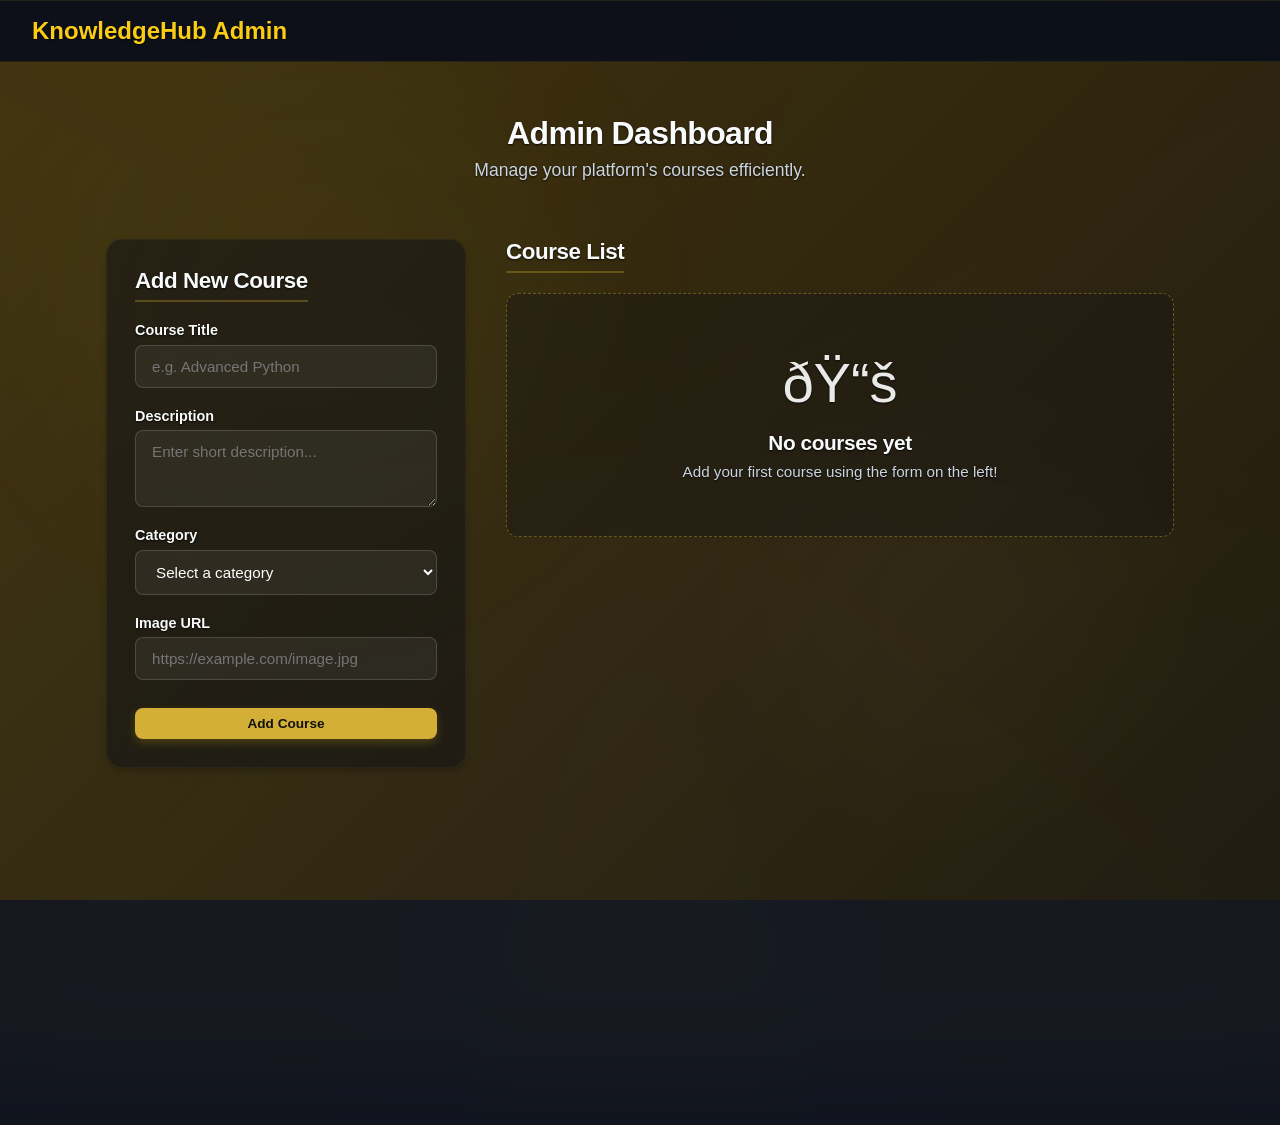
<file: frontend/admin.html>
﻿<!DOCTYPE html>
<html lang="en">

<head>
    <meta charset="UTF-8">
    <meta name="viewport" content="width=device-width, initial-scale=1.0">
    <title>Admin Panel - KnowledgeHub</title>
    <link href="css/style.css" rel="stylesheet">
    <style>
        /* Custom layout to replace framework dependencies */
        body {
            margin: 0;
            font-family: 'Inter', sans-serif;
            background-color: var(--bg-dark);
            color: var(--text-light);
            min-height: 100vh;
            display: flex;
            flex-direction: column;
        }

        .navbar {
            padding: 1rem 2rem;
            display: flex;
            justify-content: space-between;
            align-items: center;
        }

        .container {
            max-width: 1100px;
            margin: 0 auto;
            padding: 2rem 1rem;
            width: 100%;
            box-sizing: border-box;
            display: flex;
            flex-direction: column;
            align-items: center;
        }

        .header-section {
            text-align: center;
            margin-bottom: 2.5rem;
            width: 100%;
        }

        .header-section h1 {
            margin-bottom: 0.5rem;
            color: #f8fafc;
        }

        .header-section p {
            margin-top: 0;
            color: #cbd5e1;
            font-size: 1.1rem;
        }

        /* Dashboard Layout: Two Columns */
        .dashboard-layout {
            display: flex;
            gap: 2.5rem;
            width: 100%;
            align-items: flex-start;
            justify-content: center;
        }

        .form-column {
            flex: 0 0 360px;
            width: 100%;
            max-width: 450px;
        }

        .list-column {
            flex: 1;
            min-width: 0;
        }

        /* Form Design */
        .form-section {
            padding: 1.75rem;
            border-radius: 12px;
            background: rgba(20, 20, 20, 0.6);
            border: 1px solid rgba(255, 255, 255, 0.08);
        }

        .form-group {
            margin-bottom: 1.25rem;
            display: flex;
            flex-direction: column;
            gap: 0.4rem;
        }

        .form-group label {
            font-weight: 600;
            color: #f8fafc;
            font-size: 0.9rem;
        }

        .form-group input,
        .form-group textarea,
        .form-group select {
            width: 100%;
            padding: 12px 16px;
            box-sizing: border-box;
            border-radius: 8px;
            background-color: rgba(255, 255, 255, 0.06);
            border: 1px solid rgba(255, 255, 255, 0.15);
            color: #ffffff;
            font-family: inherit;
            font-size: 0.95rem;
            transition: all 0.3s ease;
        }

        .form-group input:focus,
        .form-group textarea:focus,
        .form-group select:focus {
            outline: none;
            border-color: #d4af37;
            box-shadow: 0 0 0 3px rgba(212, 175, 55, 0.2);
            background-color: rgba(255, 255, 255, 0.1);
        }

        .form-group select option {
            background-color: #111111;
            color: #ffffff;
        }

        /* Button Improvements */
        .btn-submit {
            padding: 12px 16px;
            cursor: pointer;
            width: 100%;
            font-size: 1rem;
            margin-top: 0.5rem;
            border-radius: 8px;
            border: none;
            transition: transform 0.2s ease, filter 0.2s ease, box-shadow 0.2s ease;
            font-weight: 600;
        }

        .btn-submit:hover {
            transform: translateY(-2px) scale(1.01);
            filter: brightness(1.15);
            box-shadow: 0 6px 20px rgba(212, 175, 55, 0.4);
        }

        /* Course List Section */
        .courses-grid {
            display: grid;
            grid-template-columns: repeat(auto-fill, minmax(280px, 1fr));
            gap: 1.5rem;
        }

        .course-card {
            display: flex;
            flex-direction: column;
            height: 100%;
            overflow: hidden;
            padding-bottom: 0;
            border-radius: 12px;
            background: rgba(20, 20, 20, 0.7);
        }

        .course-card img {
            width: 100%;
            height: 160px;
            object-fit: cover;
            border-top-left-radius: 12px;
            border-top-right-radius: 12px;
        }

        .course-card-body {
            padding: 1.25rem;
            flex: 1;
            display: flex;
            flex-direction: column;
        }

        .course-category {
            font-size: 0.75rem;
            color: #d4af37;
            font-weight: 700;
            margin-bottom: 0.4rem;
            text-transform: uppercase;
            letter-spacing: 0.5px;
        }

        .course-title {
            margin: 0 0 0.75rem 0;
            font-size: 1.15rem;
            color: #f8fafc;
            line-height: 1.3;
        }

        .course-description {
            color: #cbd5e1;
            font-size: 0.85rem;
            line-height: 1.5;
            margin-bottom: 1.25rem;
            flex: 1;
            display: -webkit-box;
            -webkit-line-clamp: 3;
            line-clamp: 3;
            -webkit-box-orient: vertical;
            overflow: hidden;
        }

        .btn-delete {
            background: rgba(220, 53, 69, 0.15);
            color: #ff6b6b;
            border: 1px solid rgba(220, 53, 69, 0.3);
            padding: 0.45rem 1rem;
            border-radius: 6px;
            cursor: pointer;
            font-weight: 600;
            font-size: 0.85rem;
            transition: all 0.2s ease;
            align-self: flex-start;
        }

        .btn-delete:hover {
            background: rgba(220, 53, 69, 0.9);
            color: white;
            box-shadow: 0 4px 12px rgba(220, 53, 69, 0.4);
            transform: translateY(-1px);
        }

        .section-title {
            margin-top: 0;
            margin-bottom: 1.25rem;
            font-size: 1.4rem;
            border-bottom: 2px solid rgba(212, 175, 55, 0.3);
            padding-bottom: 0.4rem;
            display: inline-block;
            color: #f8fafc;
        }

        /* Empty State Styling */
        .empty-state-card {
            padding: 3.5rem 2rem;
            text-align: center;
            border-radius: 12px;
            border: 1px dashed rgba(212, 175, 55, 0.4);
            background: rgba(20, 20, 20, 0.4);
            grid-column: 1 / -1;
            transition: all 0.3s ease;
        }

        .empty-state-card:hover {
            background: rgba(20, 20, 20, 0.6);
            border-color: rgba(212, 175, 55, 0.6);
        }

        .empty-state-icon {
            font-size: 3.5rem;
            margin-bottom: 1rem;
            opacity: 0.9;
        }

        .empty-state-card h3 {
            margin: 0 0 0.5rem 0;
            color: #f8fafc;
            font-size: 1.3rem;
        }

        .empty-state-card p {
            margin: 0;
            color: #94a3b8;
            font-size: 0.95rem;
        }

        /* Mobile responsiveness */
        @media (max-width: 850px) {
            .dashboard-layout {
                flex-direction: column;
                align-items: center;
                gap: 2rem;
            }

            .form-column {
                max-width: 100%;
                width: 100%;
                flex: none;
            }

            .list-column {
                width: 100%;
            }
        }
    </style>
</head>

<body class="gold-theme">
    <div class="auth-glow"></div>
    <nav class="navbar navbar-glass sticky-top">
        <a href="index.html" class="navbar-brand" style="text-decoration: none;">KnowledgeHub Admin</a>
    </nav>

    <main class="container">
        <div class="header-section fade-in-up">
            <h1 class="fw-bold">Admin Dashboard</h1>
            <p class="text-secondary">Manage your platform's courses efficiently.</p>
        </div>

        <div class="dashboard-layout">
            <!-- Left Column: Form -->
            <div class="form-column fade-in-up" style="animation-delay: 0.1s;">
                <section class="form-section glass-card">
                    <h2 class="section-title">Add New Course</h2>
                    <form id="courseForm">
                        <div class="form-group">
                            <label for="title">Course Title</label>
                            <input type="text" id="title" name="title" required placeholder="e.g. Advanced Python">
                        </div>

                        <div class="form-group">
                            <label for="description">Description</label>
                            <textarea id="description" name="description" rows="3" required
                                placeholder="Enter short description..."></textarea>
                        </div>

                        <div class="form-group">
                            <label for="category">Category</label>
                            <select id="category" name="category" required>
                                <option value="" disabled selected>Select a category</option>
                                <option value="Programming">Programming</option>
                                <option value="Web Development">Web Development</option>
                                <option value="Data Science">Data Science</option>
                            </select>
                        </div>

                        <div class="form-group">
                            <label for="image">Image URL</label>
                            <input type="url" id="image" name="image" required placeholder="https://example.com/image.jpg">
                        </div>

                        <button type="submit" class="btn-primary-gradient btn-submit">Add Course</button>
                    </form>
                </section>
            </div>

            <!-- Right Column: List -->
            <div class="list-column fade-in-up" style="animation-delay: 0.2s;">
                <section>
                    <h2 class="section-title">Course List</h2>
                    <div class="courses-grid" id="courseList">
                        <!-- Courses will be dynamically added here -->
                    </div>
                </section>
            </div>
        </div>
    </main>
    <script src="js/api.js"></script>

    <script>
        const form = document.getElementById('courseForm');
        const courseListContainer = document.getElementById('courseList');

        async function fetchCourses() {
            try {
                // Fetching from the AdminController endpoint
                const data = await apiFetch('/admin/courses');
                renderCourses(data);
            } catch (error) {
                console.error("Error fetching courses:", error);
                renderCourses([]); 
            }
        }

        function renderCourses(coursesData) {
            courseListContainer.innerHTML = '';

            if (!coursesData || coursesData.length === 0) {
                courseListContainer.innerHTML = `
                    <div class="empty-state-card fade-in-up">
                        <div class="empty-state-icon">ðŸ“š</div>
                        <h3>No courses yet</h3>
                        <p>Add your first course using the form on the left!</p>
                    </div>
                `;
                return;
            }

            coursesData.forEach((course, index) => {
                const card = document.createElement('div');
                card.className = 'glass-card course-card hover-lift fade-in-up';
                card.style.animationDelay = ((index % 5) * 0.05) + "s";

                card.innerHTML = `
                    <div class="card-img-wrapper">
                        <img src="${escapeHTML(course.thumbnail || '')}" alt="${escapeHTML(course.title || '')}" class="course-thumbnail" onerror="this.src='https://via.placeholder.com/400x200?text=No+Image'">
                    </div>
                    <div class="course-card-body">
                        <div class="course-category">${escapeHTML(course.category || '')}</div>
                        <h3 class="course-title">${escapeHTML(course.title || '')}</h3>
                        <p class="course-description">${escapeHTML(course.description || '')}</p>
                        <button class="btn-delete" onclick="deleteCourse(${course.id})">Delete</button>
                    </div>
                `;
                courseListContainer.appendChild(card);
            });
        }

        function escapeHTML(str) {
            if (!str) return '';
            const div = document.createElement('div');
            div.textContent = str;
            return div.innerHTML;
        }

        form.addEventListener('submit', async function (e) {
            e.preventDefault();

            const title = document.getElementById('title').value.trim();
            const description = document.getElementById('description').value.trim();
            const category = document.getElementById('category').value;
            const thumbnail = document.getElementById('image').value.trim();

            const newCourse = { title, description, category, thumbnail };

           try {
    await apiFetch('/admin/courses', {
        method: 'POST',
        body: JSON.stringify(newCourse)
    });

    alert("Course added successfully ðŸš€");
    window.location.reload();

} catch (error) {
    console.error("Error adding course:", error);
}
        });

        async function deleteCourse(id) {
    if (confirm("Are you sure you want to delete this course?")) {
        try {
            await apiFetch(`/admin/courses/${id}`, {
                method: 'DELETE'
            });

            fetchCourses(); // refresh list

        } catch (error) {
            console.error("Error deleting course:", error);
        }
    }
}

        // Init
        fetchCourses();
    </script>
</body>

</html>
</file>
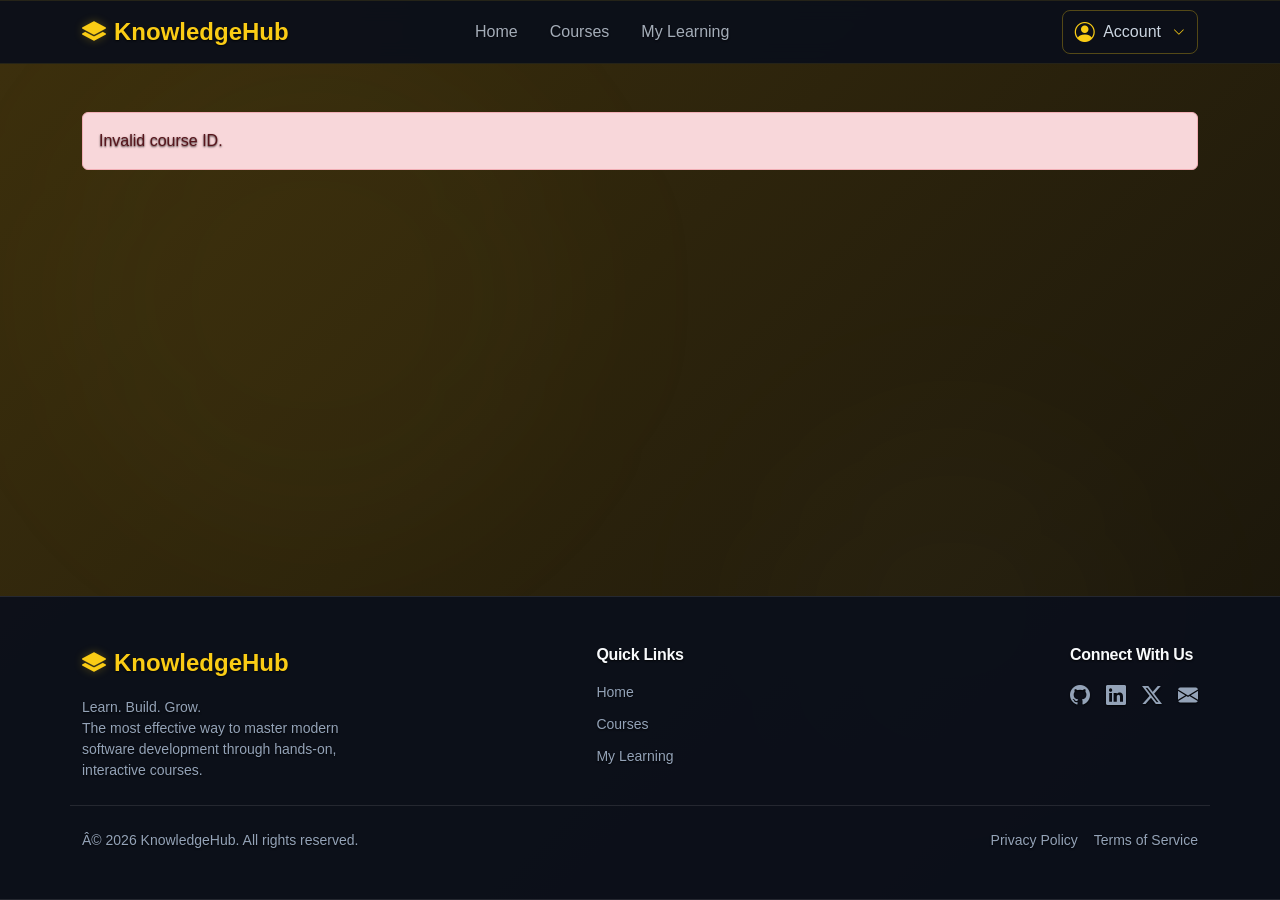
<file: frontend/course.html>
﻿<!DOCTYPE html>
<html lang="en">
<head>
    <meta charset="UTF-8">
    <meta name="viewport" content="width=device-width, initial-scale=1.0">
    <title>KnowledgeHub | Course Details</title>
    <link href="https://cdn.jsdelivr.net/npm/bootstrap@5.3.0/dist/css/bootstrap.min.css" rel="stylesheet">
    <link href="https://cdn.jsdelivr.net/npm/bootstrap-icons@1.11.1/font/bootstrap-icons.css" rel="stylesheet">
    <link href="css/style.css" rel="stylesheet">
</head>
<body class="gold-theme d-flex flex-column min-vh-100">
    <!-- Modern Navigation Bar -->
    <nav class="navbar navbar-expand-lg navbar-dark navbar-glass sticky-top">
        <div class="container">
            <a class="navbar-brand fw-bold d-flex align-items-center gap-2" href="index.html">
                <i class="bi bi-layers-fill text-primary"></i> KnowledgeHub
            </a>
            <button class="navbar-toggler border-0 shadow-none" type="button" data-bs-toggle="collapse" data-bs-target="#navbarNav">
                <span class="navbar-toggler-icon"></span>
            </button>
            <div class="collapse navbar-collapse" id="navbarNav">
                <!-- Center Navigation -->
                <ul class="navbar-nav mx-auto mb-2 mb-lg-0 fw-medium">
                    <li class="nav-item">
                        <a class="nav-link px-3" href="index.html">Home</a>
                    </li>
                    <li class="nav-item">
                        <a class="nav-link px-3" href="index.html#courses-section">Courses</a>
                    </li>
                    <li class="nav-item">
                        <a class="nav-link px-3" href="dashboard.html">My Learning</a>
                    </li>
                </ul>
                
                <!-- Right Navigation (Injected via JS) -->
                <ul class="navbar-nav ms-auto align-items-center gap-2" id="nav-user-section">
                        <!-- Nav items injected via JS -->
                    </ul>
            </div>
        </div>
    </nav>

    <main class="container py-5 flex-grow-1" id="course-container">
        <div class="text-center py-5">
            <div class="spinner-border text-primary" role="status"></div>
        </div>
    </main>

    <!-- Global Modern Footer -->
    <footer class="mt-auto py-5 border-top border-white border-opacity-10 mt-5" style="background: rgba(15, 23, 42, 0.8);">
        <div class="container">
            <div class="row g-4 mb-4 pb-4 border-bottom border-white border-opacity-10">
                <!-- Left -->
                <div class="col-lg-4 col-md-6">
                    <a class="navbar-brand fw-bold d-flex align-items-center gap-2 mb-3 fs-4 text-light text-decoration-none" href="index.html">
                        <i class="bi bi-layers-fill text-primary"></i> KnowledgeHub
                    </a>
                    <p class="text-muted small mb-0 pe-md-5">Learn. Build. Grow. <br>The most effective way to master modern software development through hands-on, interactive courses.</p>
                </div>
                <!-- Center Links -->
                <div class="col-lg-4 col-md-6 d-flex justify-content-lg-center">
                    <div>
                        <h6 class="text-light fw-bold mb-3">Quick Links</h6>
                        <ul class="list-unstyled mb-0 d-flex flex-column gap-2">
                            <li><a href="index.html" class="text-muted text-decoration-none hover-text-light transition-colors small">Home</a></li>
                            <li><a href="index.html#courses-section" class="text-muted text-decoration-none hover-text-light transition-colors small">Courses</a></li>
                            <li><a href="dashboard.html" class="text-muted text-decoration-none hover-text-light transition-colors small">My Learning</a></li>
                        </ul>
                    </div>
                </div>
                <!-- Right Socials -->
                <div class="col-lg-4 col-md-12 d-flex justify-content-lg-end">
                    <div>
                        <h6 class="text-light fw-bold mb-3">Connect With Us</h6>
                        <div class="d-flex gap-3">
                            <a href="#" class="text-muted hover-text-primary transition-colors fs-5"><i class="bi bi-github"></i></a>
                            <a href="#" class="text-muted hover-text-primary transition-colors fs-5"><i class="bi bi-linkedin"></i></a>
                            <a href="#" class="text-muted hover-text-primary transition-colors fs-5"><i class="bi bi-twitter-x"></i></a>
                            <a href="#" class="text-muted hover-text-primary transition-colors fs-5"><i class="bi bi-envelope-fill"></i></a>
                        </div>
                    </div>
                </div>
            </div>
            <!-- Bottom -->
            <div class="d-flex flex-column flex-md-row justify-content-between align-items-center gap-3">
                <p class="text-muted small mb-0">Â© 2026 KnowledgeHub. All rights reserved.</p>
                <div class="d-flex gap-3">
                    <a href="#" class="text-muted text-decoration-none small hover-text-light transition-colors">Privacy Policy</a>
                    <a href="#" class="text-muted text-decoration-none small hover-text-light transition-colors">Terms of Service</a>
                </div>
            </div>
        </div>
    </footer>

    <!-- Video Modal Architecture replaced with direct-tab routing -->
    <script src="https://cdn.jsdelivr.net/npm/bootstrap@5.3.0/dist/js/bootstrap.bundle.min.js"></script>
    <script src="js/data.js"></script>
    <script src="js/api.js"></script>
    <script>
        document.addEventListener('DOMContentLoaded', async () => {
            const urlParams = new URLSearchParams(window.location.search);
            const courseId = urlParams.get('id');
            const container = document.getElementById('course-container');

            if (!courseId) {
                container.innerHTML = '<div class="alert alert-danger">Invalid course ID.</div>';
                return;
            }

            try {
                const course = staticCourses.find(c => String(c.id) === String(courseId));
                if (!course) {
                    container.innerHTML = `
                        <div class="col-12 text-center py-5">
                            <h2 class="text-light">Course not found</h2>
                            <p class="text-muted">The course you are looking for does not exist.</p>
                            <a href="courses.html" class="btn btn-primary-gradient mt-3">Browse Courses</a>
                        </div>
                    `;
                    return;
                }
                
                let lessonsHtml = '';
                let progressData = JSON.parse(localStorage.getItem('progress_' + course.id) || '[]');
                if (course.lessons && course.lessons.length > 0) {
                    lessonsHtml += `<h4 class="h5 mt-4 mb-3 text-info" style="border-left: 4px solid var(--primary-color); padding-left: 10px;">Course Modules</h4>`;
                    lessonsHtml += course.lessons.map((lesson, index) => {
                        let url = lesson.video;
                        let embedUrl = url;
                        if (url.includes('youtube.com/watch?v=')) {
                            embedUrl = url.replace('watch?v=', 'embed/');
                            embedUrl = embedUrl.split('&')[0];
                        } else if (url.includes('youtu.be/')) {
                            embedUrl = url.replace('youtu.be/', 'youtube.com/embed/');
                            embedUrl = embedUrl.split('?')[0];
                        }
                        
                        const lessonId = index + 1;
                        let isCompleted = progressData.includes(lessonId);

                        return `
                            <div class="glass-card lesson-card mb-3 p-3 d-flex justify-content-between align-items-center" id="lesson-card-${lessonId}" style="border: 1px solid rgba(255,255,255,0.1); transition: all 0.3s ease; cursor: pointer;" onclick="playLessonVideo('${embedUrl}', '${lessonId}', '${lesson.title.replace(/'/g, "\\'")}', '${url}')">
                                <div class="d-flex align-items-center">
                                    <div class="form-check me-3" onclick="event.stopPropagation()">
                                        <input class="form-check-input border-warning" type="checkbox" value="" id="check-${lessonId}" onchange="toggleLessonCompletion(${course.id}, ${lessonId}, this.checked)" ${isCompleted ? 'checked' : ''}>
                                    </div>
                                    <div>
                                        <h5 class="mb-1 text-light">${lesson.title}</h5>
                                        <p class="text-muted small mb-0"><i class="bi bi-play-circle me-1"></i> Video Lesson</p>
                                    </div>
                                </div>
                                <button class="btn btn-sm btn-outline-glass rounded-pill px-3 hover-lift">
                                    Start Learning
                                </button>
                            </div>
                            `;
                    }).join('');
                } else {
                    lessonsHtml = '<p class="text-muted">No lessons available for this course yet.</p>';
                }

                container.innerHTML = `
                    <div class="row align-items-start gap-4 gap-lg-0">
                        <div class="col-lg-8">
                            <h1 class="display-5 fw-bold mb-3">${course.title}</h1>
                            <span class="badge bg-secondary mb-4">${course.category || 'General'}</span>
                            <p class="lead text-muted mb-5">${course.description}</p>
                            
                            <!-- Video Player Container -->
                            <div id="video-player-container" class="mb-5 d-none">
                                <div class="ratio ratio-16x9 rounded-4 overflow-hidden shadow-lg border border-secondary border-opacity-25 bg-dark">
                                    <iframe id="courseVideo" src="" frameborder="0" allowfullscreen></iframe>
                                </div>
                                <h4 id="video-title" class="mt-3 text-light fw-bold"></h4>
                            </div>

                            <h3 class="h4 border-bottom border-secondary pb-2 mb-4">Course Content</h3>
                            
                            <div class="mb-4">
                                <div class="d-flex justify-content-between text-muted small mb-1">
                                    <span>Course Progress</span>
                                    <span id="progress-text">0% Completed</span>
                                </div>
                                <div class="progress">
                                    <div class="progress-bar" id="course-progress-bar" role="progressbar" style="width: 0%" aria-valuenow="0" aria-valuemin="0" aria-valuemax="100"></div>
                                </div>
                            </div>

                            <div class="lessons-list">
                                ${lessonsHtml}
                            </div>
                        </div>
                        <div class="col-lg-4">
                            <div class="glass-card p-4 text-center sticky-top" style="top: 100px;">
                                <img src="${course.image}" class="img-fluid rounded mb-3 w-100" style="object-fit:cover; height: 180px;" alt="Course Thumbnail">
                                
                                <div id="course-video-wrapper">
                                    <!-- Watch Course Button dynamically injected here -->
                                </div>
                                
                                <h4 class="h5 mb-3 mt-3">Ready to start?</h4>
                                <button id="enrollBtn" class="btn btn-primary-gradient w-100 py-2 mb-2 hover-lift">Enroll Course</button>
                                <button class="btn btn-outline-warning w-100 mt-2 hover-lift" onclick="alert('Quiz coming soon!')"><i class="bi bi-card-checklist me-1"></i> Take Quiz</button>
                                <div id="enroll-msg" class="small mt-2"></div>
                            </div>
                        </div>
                    </div>
                `;

                // Auto-load first video if available
                if (course.lessons && course.lessons.length > 0) {
                    const firstLesson = course.lessons[0];
                    let fUrl = firstLesson.video;
                    if (fUrl.includes('youtube.com/watch?v=')) { fUrl = fUrl.replace('watch?v=', 'embed/').split('&')[0]; }
                    else if (fUrl.includes('youtu.be/')) { fUrl = fUrl.replace('youtu.be/', 'youtube.com/embed/').split('?')[0]; }
                    
                    setTimeout(() => {
                        playLessonVideo(fUrl, 1, firstLesson.title, firstLesson.video);
                        // Prevent auto-scrolling on initial load
                        window.scrollTo(0, 0);
                    }, 100);
                }

                const courseIdInt = parseInt(courseId);
                const enrollBtn = document.getElementById("enrollBtn");
                if (enrollBtn) {
                    let enrolled = JSON.parse(localStorage.getItem("enrolledCourses")) || [];
                    
                    if (enrolled.includes(courseIdInt)) {
                        enrollBtn.textContent = "Continue Learning";
                    } else {
                        enrollBtn.textContent = "Enroll Course";
                    }

                    enrollBtn.addEventListener("click", () => {
                        let enrolled = JSON.parse(localStorage.getItem("enrolledCourses")) || [];
                        if (!enrolled.includes(courseIdInt)) {
                            enrolled.push(courseIdInt);
                            localStorage.setItem("enrolledCourses", JSON.stringify(enrolled));
                            enrollBtn.textContent = "Continue Learning";
                        }
                        
                        // Always scroll to video when clicked
                        const video = document.querySelector("iframe");
                        if (video) {
                            video.scrollIntoView({ behavior: "smooth" });
                        }
                    });

                    // Initial progress update
                    window.updateProgressBar = function() {
                        let pData = JSON.parse(localStorage.getItem('progress_' + course.id) || '[]');
                        let tLessons = course.lessons ? course.lessons.length : 0;
                        let pPercent = tLessons > 0 ? Math.round((pData.length / tLessons) * 100) : 0;
                        document.getElementById('progress-text').textContent = pPercent + '% Completed';
                        document.getElementById('course-progress-bar').style.width = pPercent + '%';
                    };
                    window.updateProgressBar();
                }

            } catch (err) {
                container.innerHTML = `<div class="alert alert-danger">Error: ${err.message}</div>`;
            }
        });

        // Global functions for video playback
        window.playLessonVideo = function(url, lessonId, title, originalUrl) {
            let targetUrl = originalUrl || url;
            if (!targetUrl) {
                alert("No video URL is configured for this content.");
                return;
            }

            // Track Course Start Event in LocalStorage
            const urlParams = new URLSearchParams(window.location.search);
            const courseId = urlParams.get('id');
            if (courseId) {
                let enrolled = JSON.parse(localStorage.getItem('enrolledCourses') || '[]');
                if (!enrolled.includes(String(courseId))) {
                    enrolled.push(String(courseId));
                    localStorage.setItem('enrolledCourses', JSON.stringify(enrolled));
                    document.getElementById('enrollBtn').textContent = 'Continue Learning';
                }
            }

            // UI highlighting
            document.querySelectorAll('.lesson-card').forEach(card => {
                card.style.borderColor = 'rgba(255,255,255,0.1)';
                card.style.boxShadow = 'none';
                card.style.background = 'transparent';
            });
            const activeCard = document.getElementById(`lesson-card-${lessonId}`);
            if (activeCard) {
                activeCard.style.borderColor = '#facc15';
                activeCard.style.boxShadow = '0 0 15px rgba(250, 204, 21, 0.2)';
                activeCard.style.background = 'rgba(250, 204, 21, 0.05)';
            }

            // Embed video in iframe
            const iframe = document.getElementById('courseVideo');
            if (iframe) {
                let progress = JSON.parse(localStorage.getItem("courseProgress")) || {};
                let savedTime = progress[courseId] ? Math.floor(progress[courseId]) : 0;
                
                let embedUrl = url;
                if (!embedUrl.includes('?')) {
                    embedUrl += '?enablejsapi=1&start=' + savedTime;
                } else {
                    embedUrl += '&enablejsapi=1&start=' + savedTime;
                }
                
                iframe.src = embedUrl;
                document.getElementById('video-title').textContent = title;
                const container = document.getElementById('video-player-container');
                container.classList.remove('d-none');
                
                window.scrollTo({
                    top: container.offsetTop - 100,
                    behavior: 'smooth'
                });

                // Track time every few seconds (Simulated basic tracking since YT API requires a separate script load)
                if (window.trackInterval) clearInterval(window.trackInterval);
                window.trackInterval = setInterval(() => {
                    let currentProgress = JSON.parse(localStorage.getItem("courseProgress")) || {};
                    // We simulate time tracking here if iframe doesn't give us current time easily
                    // If we had the YT player object, we'd do player.getCurrentTime()
                    let t = (currentProgress[courseId] || 0) + 5;
                    currentProgress[courseId] = t;
                    localStorage.setItem("courseProgress", JSON.stringify(currentProgress));
                }, 5000);
            }
        };

        window.toggleLessonCompletion = function(courseId, lessonId, isChecked) {
            let progressData = JSON.parse(localStorage.getItem('progress_' + courseId) || '[]');
            if (isChecked) {
                if (!progressData.includes(lessonId)) progressData.push(lessonId);
            } else {
                progressData = progressData.filter(id => id !== lessonId);
            }
            localStorage.setItem('progress_' + courseId, JSON.stringify(progressData));
            if (window.updateProgressBar) window.updateProgressBar();
        };
    </script>
</body>
</html>
</file>
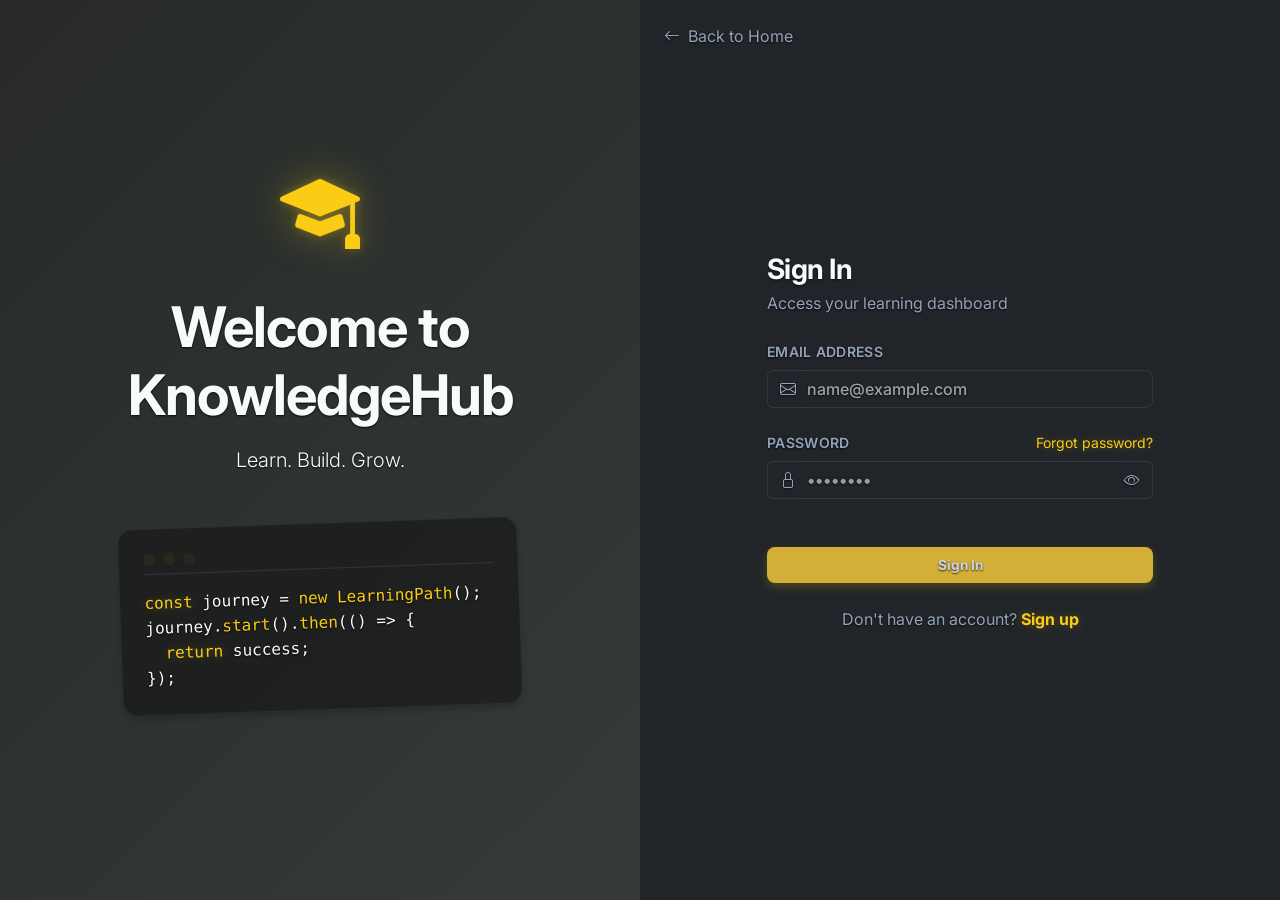
<file: frontend/dashboard.html>
﻿<!DOCTYPE html>
<html lang="en">
<head>
    <meta charset="UTF-8">
    <meta name="viewport" content="width=device-width, initial-scale=1.0">
    <title>KnowledgeHub | Dashboard</title>
    <link href="https://cdn.jsdelivr.net/npm/bootstrap@5.3.0/dist/css/bootstrap.min.css" rel="stylesheet">
    <link href="https://cdn.jsdelivr.net/npm/bootstrap-icons@1.11.1/font/bootstrap-icons.css" rel="stylesheet">
    <link href="css/style.css" rel="stylesheet">
</head>
<body class="gold-theme d-flex flex-column min-vh-100">
    <!-- Modern Navigation Bar -->
    <nav class="navbar navbar-expand-lg navbar-dark navbar-glass sticky-top">
        <div class="container">
            <a class="navbar-brand fw-bold d-flex align-items-center gap-2" href="index.html">
                <i class="bi bi-layers-fill text-primary"></i> KnowledgeHub
            </a>
            <button class="navbar-toggler border-0 shadow-none" type="button" data-bs-toggle="collapse" data-bs-target="#navbarNav">
                <span class="navbar-toggler-icon"></span>
            </button>
            <div class="collapse navbar-collapse" id="navbarNav">
                <!-- Center Navigation -->
                <ul class="navbar-nav mx-auto mb-2 mb-lg-0 fw-medium">
                    <li class="nav-item">
                        <a class="nav-link px-3" href="index.html">Home</a>
                    </li>
                    <li class="nav-item">
                        <a class="nav-link px-3" href="courses.html">Courses</a>
                    </li>
                    <li class="nav-item">
                        <a class="nav-link active px-3" href="dashboard.html">My Learning</a>
                    </li>
                </ul>
                
                <!-- Right Navigation (Injected via JS) -->
                <ul class="navbar-nav ms-auto align-items-center gap-2" id="nav-user-section">
                        <!-- Nav items injected via JS -->
                    </ul>
            </div>
        </div>
    </nav>

    <main class="container py-5 fade-in-up flex-grow-1">
        <div class="d-flex justify-content-between align-items-end mb-4">
            <div>
                <h1 class="h2 fw-bold text-light mb-1">My Dashboard</h1>
                <p class="text-muted mb-0">Welcome back! Here's your learning progress.</p>
            </div>
            <a href="index.html" class="btn btn-primary-gradient hover-lift">Browse Catalog</a>
        </div>
        
        <!-- Top Stats -->
        <div class="row g-4 mb-5" id="dashboard-stats">
            <!-- Stats rendered dynamically -->
        </div>

        <div class="row g-5">
            <!-- Main Content Area -->
            <div class="col-lg-8">
                <h3 class="h4 fw-bold mb-4 text-light">My Courses</h3>
                <div class="row g-4 mb-5" id="enrolled-courses-grid">
                    <div class="text-center py-5 w-100">
                        <div class="spinner-border text-primary" role="status"></div>
                    </div>
                </div>

                <div class="d-flex justify-content-between align-items-center mb-4 mt-5">
                    <h3 class="h4 fw-bold text-light mb-0">Recommended Courses</h3>
                    <a href="index.html" class="text-primary text-decoration-none small hover-lift">View All <i class="bi bi-arrow-right"></i></a>
                </div>
                <div class="horizontal-scroll pb-4 d-flex gap-4" id="recommended-courses">
                    <!-- Nav items injected via JS -->
                </div>
            </div>

            <!-- Sidebar -->
            <div class="col-lg-4">
                <h3 class="h4 fw-bold mb-4 text-light">Recent Activity</h3>
                <div class="glass-card p-4" id="recent-activity">
                    <!-- Activities mapped via JS -->
                </div>
            </div>
        </div>
    </main>

    <!-- Global Modern Footer -->
    <footer class="mt-auto py-5 border-top border-white border-opacity-10" style="background: rgba(15, 23, 42, 0.8);">
        <div class="container">
            <div class="row g-4 mb-4 pb-4 border-bottom border-white border-opacity-10">
                <!-- Left -->
                <div class="col-lg-4 col-md-6">
                    <a class="navbar-brand fw-bold d-flex align-items-center gap-2 mb-3 fs-4 text-light text-decoration-none" href="index.html">
                        <i class="bi bi-layers-fill text-primary"></i> KnowledgeHub
                    </a>
                    <p class="text-muted small mb-0 pe-md-5">Learn. Build. Grow. <br>The most effective way to master modern software development through hands-on, interactive courses.</p>
                </div>
                <!-- Center Links -->
                <div class="col-lg-4 col-md-6 d-flex justify-content-lg-center">
                    <div>
                        <h6 class="text-light fw-bold mb-3">Quick Links</h6>
                        <ul class="list-unstyled mb-0 d-flex flex-column gap-2">
                            <li><a href="index.html" class="text-muted text-decoration-none hover-text-light transition-colors small">Home</a></li>
                            <li><a href="index.html#courses-section" class="text-muted text-decoration-none hover-text-light transition-colors small">Courses</a></li>
                            <li><a href="dashboard.html" class="text-muted text-decoration-none hover-text-light transition-colors small">My Learning</a></li>
                        </ul>
                    </div>
                </div>
                <!-- Right Socials -->
                <div class="col-lg-4 col-md-12 d-flex justify-content-lg-end">
                    <div>
                        <h6 class="text-light fw-bold mb-3">Connect With Us</h6>
                        <div class="d-flex gap-3">
                            <a href="#" class="text-muted hover-text-primary transition-colors fs-5"><i class="bi bi-github"></i></a>
                            <a href="#" class="text-muted hover-text-primary transition-colors fs-5"><i class="bi bi-linkedin"></i></a>
                            <a href="#" class="text-muted hover-text-primary transition-colors fs-5"><i class="bi bi-twitter-x"></i></a>
                            <a href="#" class="text-muted hover-text-primary transition-colors fs-5"><i class="bi bi-envelope-fill"></i></a>
                        </div>
                    </div>
                </div>
            </div>
            <!-- Bottom -->
            <div class="d-flex flex-column flex-md-row justify-content-between align-items-center gap-3">
                <p class="text-muted small mb-0">Â© 2026 KnowledgeHub. All rights reserved.</p>
                <div class="d-flex gap-3">
                    <a href="#" class="text-muted text-decoration-none small hover-text-light transition-colors">Privacy Policy</a>
                    <a href="#" class="text-muted text-decoration-none small hover-text-light transition-colors">Terms of Service</a>
                </div>
            </div>
        </div>
    </footer>

    <script src="https://cdn.jsdelivr.net/npm/bootstrap@5.3.0/dist/js/bootstrap.bundle.min.js"></script>
    <script src="js/data.js"></script>
    <script src="js/api.js"></script>
    <script src="js/dashboard.js"></script>
</body>
</html>
</file>
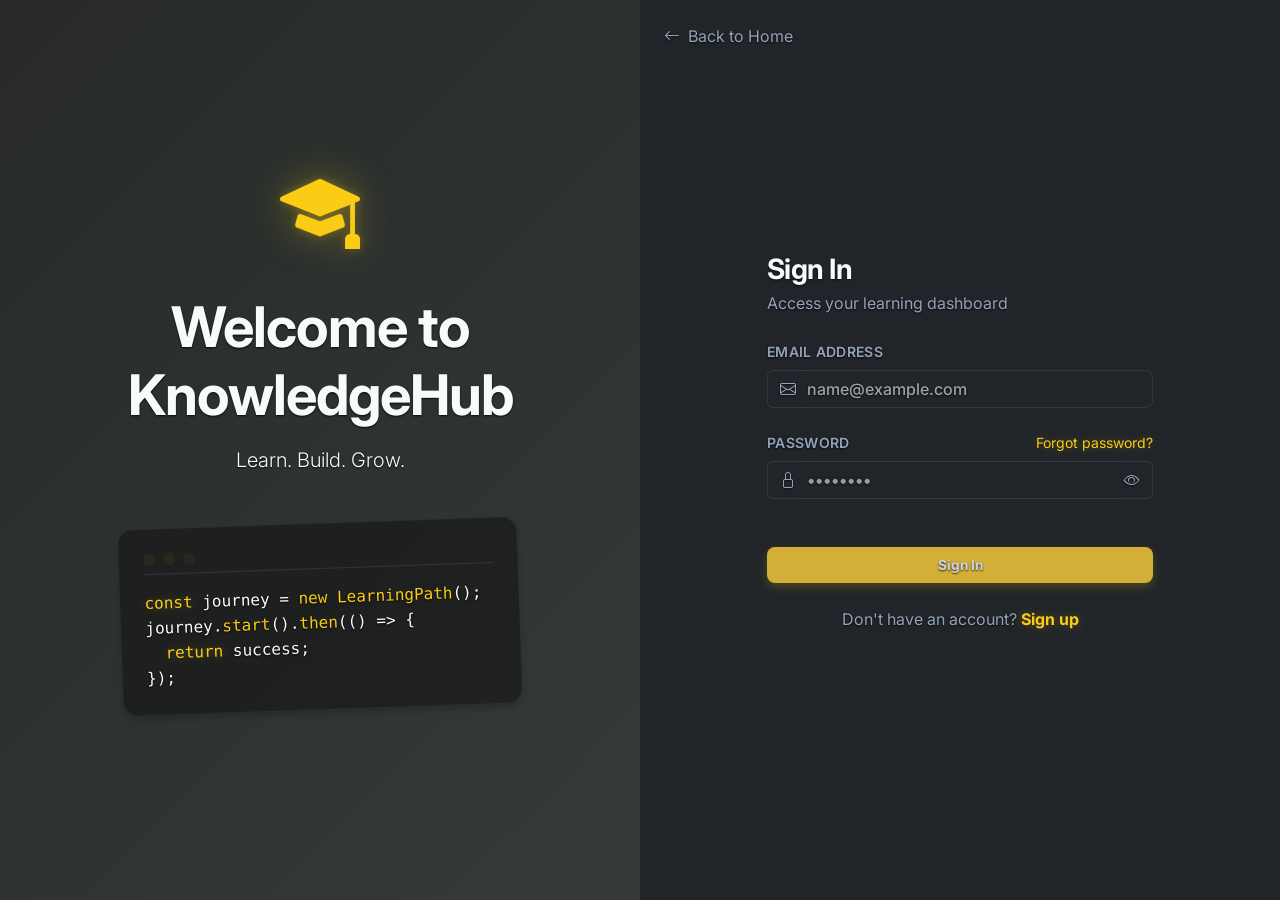
<file: frontend/login.html>
<!DOCTYPE html>
<html lang="en">
<head>
    <meta charset="UTF-8">
    <meta name="viewport" content="width=device-width, initial-scale=1.0">
    <title>KnowledgeHub | Login</title>
    <!-- Fonts -->
    <link href="https://fonts.googleapis.com/css2?family=Inter:wght@300;400;500;600;700&display=swap" rel="stylesheet">
    <!-- Bootstrap CSS -->
    <link href="https://cdn.jsdelivr.net/npm/bootstrap@5.3.0/dist/css/bootstrap.min.css" rel="stylesheet">
    <!-- Icons -->
    <link rel="stylesheet" href="https://cdn.jsdelivr.net/npm/bootstrap-icons@1.10.5/font/bootstrap-icons.css">
    <!-- Custom CSS -->
    <link href="css/style.css" rel="stylesheet">
</head>
<body class="gold-theme bg-dark m-0 p-0 fade-in">
    <div class="container-fluid min-vh-100 p-0 m-0">
        <div class="row g-0 min-vh-100">
            <!-- Left Side: Branding -->
            <div class="col-lg-6 d-none d-lg-flex flex-column justify-content-center align-items-center position-relative" style="background: linear-gradient(135deg, #0f172a 0%, #1e293b 100%); overflow: hidden;">
                <div class="position-absolute top-0 start-0 w-100 h-100" style="background: radial-gradient(circle at top right, rgba(250, 204, 21, 0.15), transparent 50%);"></div>
                <div class="position-absolute bottom-0 end-0 w-100 h-100" style="background: radial-gradient(circle at bottom left, rgba(250, 204, 21, 0.05), transparent 50%);"></div>
                
                <div class="text-center z-1 px-5" style="transform: translateY(-20px);">
                    <i class="bi bi-mortarboard-fill text-primary" style="font-size: 5rem; filter: drop-shadow(0 0 20px rgba(250,204,21,0.3));"></i>
                    <h1 class="display-4 fw-bold text-light mt-4 mb-3" style="letter-spacing: -1px;">Welcome to KnowledgeHub</h1>
                    <p class="lead text-muted tracking-wide">Learn. Build. Grow.</p>
                    
                    <div class="mt-5 glass-card p-4 mx-auto text-start hover-lift" style="max-width: 400px; transform: rotate(-2deg);">
                        <div class="d-flex align-items-center mb-3 border-bottom border-secondary border-opacity-25 pb-2">
                            <div class="bg-danger rounded-circle" style="width:12px; height:12px;"></div>
                            <div class="bg-warning rounded-circle ms-2" style="width:12px; height:12px;"></div>
                            <div class="bg-success rounded-circle ms-2" style="width:12px; height:12px;"></div>
                        </div>
                        <code class="text-light fs-6" style="font-family: monospace;">
                            <span class="text-primary">const</span> journey = <span class="text-warning">new</span> <span class="text-info">LearningPath</span>();<br>
                            journey.<span class="text-info">start</span>().<span class="text-info">then</span>(() => {<br>
                            &nbsp;&nbsp;<span class="text-primary">return</span> success;<br>
                            });
                        </code>
                    </div>
                </div>
            </div>

            <!-- Right Side: Login Form -->
            <div class="col-lg-6 d-flex flex-column justify-content-center align-items-center bg-dark position-relative">
                <a href="index.html" class="position-absolute top-0 start-0 m-4 text-decoration-none text-muted hover-text-primary transition-all">
                    <i class="bi bi-arrow-left me-2"></i>Back to Home
                </a>
                
                <div class="w-100" style="max-width: 450px; padding: 2rem;">
                    <div class="text-center mb-5 d-lg-none">
                        <i class="bi bi-mortarboard-fill text-primary" style="font-size: 3rem;"></i>
                        <h2 class="fw-bold mt-3 text-light">KnowledgeHub</h2>
                    </div>
                    
                    <h3 class="fw-bold text-light mb-1">Sign In</h3>
                    <p class="text-muted mb-4">Access your learning dashboard</p>
                    
                    <div id="alert-box" class="alert d-none shadow-sm rounded-3"></div>
                    
                    <form id="login-form">
                        <div class="mb-4">
                            <label class="form-label text-muted fw-semibold small text-uppercase tracking-wide">Email Address</label>
                            <div class="input-group input-glow-wrap">
                                <span class="input-group-text bg-dark border-secondary border-opacity-25 text-muted border-end-0">
                                    <i class="bi bi-envelope"></i>
                                </span>
                                <input type="email" id="email" class="form-control bg-dark border-secondary border-opacity-25 text-light border-start-0 ps-0 shadow-none" placeholder="name@example.com" required>
                            </div>
                        </div>
                        
                        <div class="mb-5 position-relative">
                            <div class="d-flex justify-content-between align-items-center mb-2">
                                <label class="form-label text-muted fw-semibold small text-uppercase tracking-wide mb-0">Password</label>
                                <a href="#" class="text-primary small text-decoration-none transition-all hover-text-light">Forgot password?</a>
                            </div>
                            <div class="input-group input-glow-wrap">
                                <span class="input-group-text bg-dark border-secondary border-opacity-25 text-muted border-end-0">
                                    <i class="bi bi-lock"></i>
                                </span>
                                <input type="password" id="password" class="form-control bg-dark border-secondary border-opacity-25 text-light border-start-0 border-end-0 ps-0 shadow-none" placeholder="••••••••" required>
                                <span class="input-group-text bg-dark border-secondary border-opacity-25 text-muted border-start-0" style="cursor: pointer;" id="togglePassword">
                                    <i class="bi bi-eye" id="eyeIcon"></i>
                                </span>
                            </div>
                        </div>
                        
                        <button type="submit" id="loginBtn" class="btn btn-primary-gradient w-100 py-3 fw-bold hover-lift mb-4 d-flex justify-content-center align-items-center rounded-3">
                            <span id="btnText">Sign In</span>
                            <div id="btnSpinner" class="spinner-border spinner-border-sm ms-2 d-none" role="status">
                                <span class="visually-hidden">Loading...</span>
                            </div>
                        </button>
                    </form>
                    
                    <p class="text-center text-muted mt-2">
                        Don't have an account? <a href="register.html" class="text-primary fw-bold text-decoration-none transition-all hover-text-light">Sign up</a>
                    </p>
                </div>
            </div>
        </div>
    </div>
    
    <script src="js/api.js"></script>
    <script>
        // Form & Button Logic
        document.getElementById('login-form').addEventListener('submit', async (e) => {
            e.preventDefault();
            const btn = document.getElementById('loginBtn');
            const text = document.getElementById('btnText');
            const spinner = document.getElementById('btnSpinner');
            
            btn.disabled = true;
            spinner.classList.remove('d-none');
            text.textContent = 'Authenticating...';
            
            // Allow original auth.js to handle login via the form event, 
            // but we need to load auth.js since we replaced the HTML
        });

        // Toggle Password
        const togglePassword = document.querySelector('#togglePassword');
        const password = document.querySelector('#password');
        const eyeIcon = document.querySelector('#eyeIcon');

        togglePassword.addEventListener('click', function (e) {
            const type = password.getAttribute('type') === 'password' ? 'text' : 'password';
            password.setAttribute('type', type);
            eyeIcon.classList.toggle('bi-eye');
            eyeIcon.classList.toggle('bi-eye-slash');
        });
    </script>
    <script src="js/auth.js"></script>
</body>
</html>
</file>
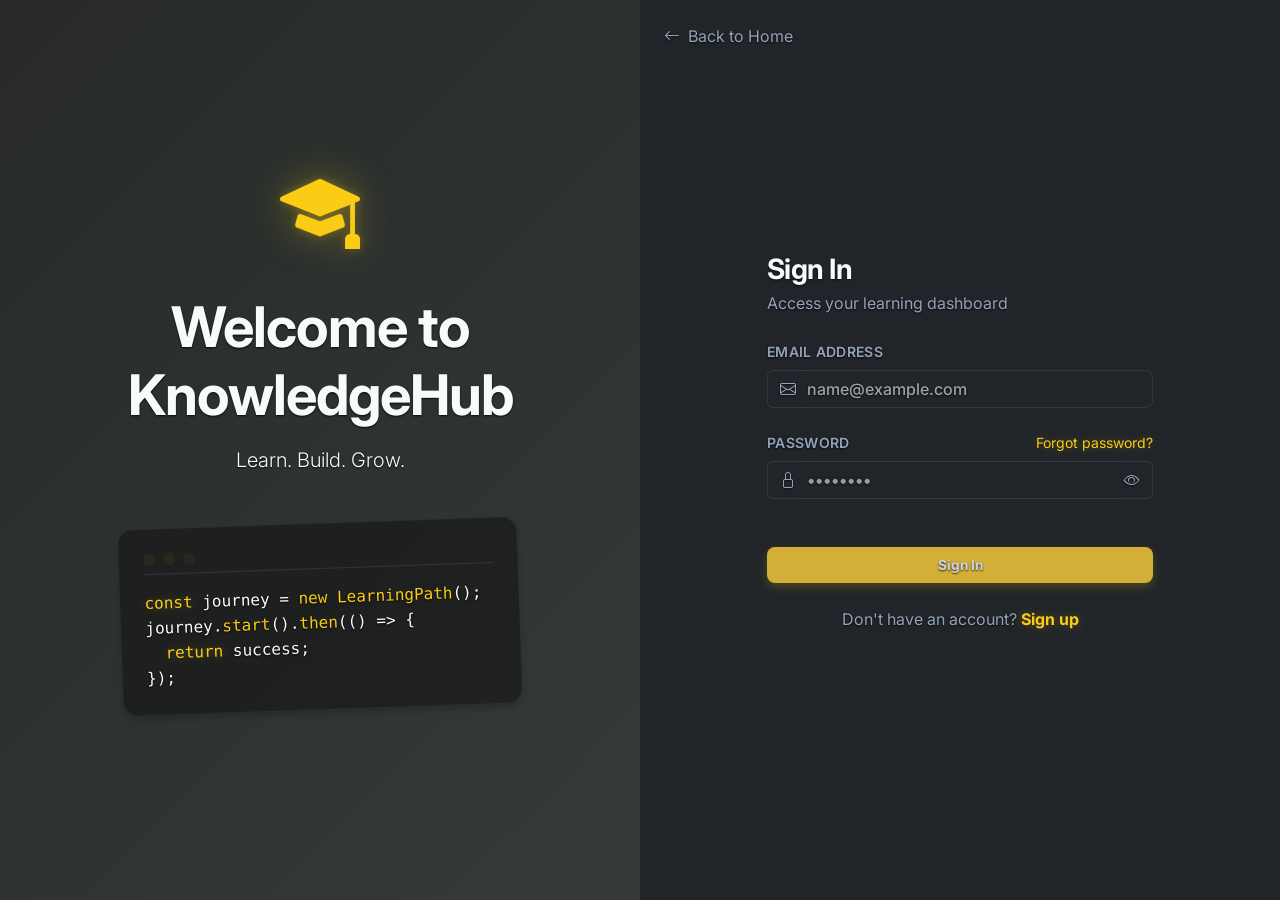
<file: frontend/profile.html>
﻿<!DOCTYPE html>
<html lang="en">
<head>
    <meta charset="UTF-8">
    <meta name="viewport" content="width=device-width, initial-scale=1.0">
    <title>KnowledgeHub - Profile</title>
    <!-- Fonts -->
    <link href="https://fonts.googleapis.com/css2?family=Inter:wght@300;400;500;600;700&display=swap" rel="stylesheet">
    <!-- Bootstrap CSS -->
    <link href="https://cdn.jsdelivr.net/npm/bootstrap@5.3.0/dist/css/bootstrap.min.css" rel="stylesheet">
    <!-- Icons -->
    <link rel="stylesheet" href="https://cdn.jsdelivr.net/npm/bootstrap-icons@1.10.5/font/bootstrap-icons.css">
    <!-- Custom CSS -->
    <link rel="stylesheet" href="css/style.css">
</head>
<body class="gold-theme">
    
    <!-- Navigation -->
    <nav class="navbar navbar-expand-lg navbar-dark fixed-top glass-nav">
        <div class="container">
            <a class="navbar-brand fw-bold" href="index.html">
                <i class="bi bi-mortarboard-fill text-primary me-2"></i>KnowledgeHub
            </a>
            <button class="navbar-toggler" type="button" data-bs-toggle="collapse" data-bs-target="#navbarNav">
                <span class="navbar-toggler-icon"></span>
            </button>
            <div class="collapse navbar-collapse" id="navbarNav">
                <ul class="navbar-nav mx-auto">
                    <li class="nav-item"><a class="nav-link" href="index.html">Home</a></li>
                    <li class="nav-item"><a class="nav-link" href="courses.html">Courses</a></li>
                    <li class="nav-item"><a class="nav-link" href="dashboard.html">My Learning</a></li>
                </ul>
                <ul class="navbar-nav ms-auto align-items-center gap-2" id="nav-user-section">
                    <!-- Auth injected by api.js -->
                </ul>
            </div>
        </div>
    </nav>

    <!-- Main Profile Content -->
    <main class="container py-5 mt-5">
        <div class="row justify-content-center">
            <div class="col-lg-8">
                <h2 class="display-6 fw-bold mb-4 text-light">User Profile</h2>
                
                <div class="glass-card p-5 mb-4 text-center">
                    <div class="mb-4">
                        <div id="profile-avatar" class="d-inline-flex align-items-center justify-content-center bg-primary rounded-circle text-dark fw-bold display-4 shadow-lg" style="width: 120px; height: 120px;">
                            U
                        </div>
                    </div>
                    
                    <h3 id="profile-name" class="fw-bold text-light mb-1">User</h3>
                    <p id="profile-email" class="text-muted mb-4">user@example.com</p>
                    
                    <div class="row g-4 text-center mb-4 border-top border-secondary border-opacity-25 pt-4">
                        <div class="col-6">
                            <div class="p-3 glass-card hover-lift h-100">
                                <i class="bi bi-calendar-check text-primary fs-3 mb-2 d-block"></i>
                                <h5 class="fw-bold text-light mb-1" id="profile-joined">Just now</h5>
                                <small class="text-muted text-uppercase tracking-wide">Joined</small>
                            </div>
                        </div>
                        <div class="col-6">
                            <div class="p-3 glass-card hover-lift h-100">
                                <i class="bi bi-book text-primary fs-3 mb-2 d-block"></i>
                                <h5 class="fw-bold text-light mb-1" id="profile-enrolled-count">0</h5>
                                <small class="text-muted text-uppercase tracking-wide">Courses Enrolled</small>
                            </div>
                        </div>
                    </div>
                    
                    <a href="settings.html" class="btn btn-primary-gradient px-4 py-2 hover-lift">
                        <i class="bi bi-pencil-square me-2"></i>Edit Profile
                    </a>
                </div>
            </div>
        </div>
    </main>

    <!-- Footer -->
    <footer class="bg-dark text-white text-center py-4 border-top border-secondary border-opacity-25 mt-auto">
        <p class="mb-0 text-muted">&copy; 2026 KnowledgeHub. All rights reserved.</p>
    </footer>

    <!-- Scripts -->
    <script src="https://cdn.jsdelivr.net/npm/bootstrap@5.3.0/dist/js/bootstrap.bundle.min.js"></script>
    <script src="js/data.js"></script>
    <script src="js/api.js"></script>
    <script>
        document.addEventListener('DOMContentLoaded', () => {
            const userStr = localStorage.getItem('knowledgehub_user');
            if (!userStr && !localStorage.getItem('userProfile')) {
                window.location.href = 'login.html';
                return;
            }

            // Load from userProfile first, fallback to knowledgehub_user
            let profileData = JSON.parse(localStorage.getItem('userProfile'));
            if (!profileData) {
                const baseUser = JSON.parse(userStr) || { username: 'Learner', email: 'learner@example.com' };
                profileData = {
                    name: baseUser.username || baseUser.name || 'Learner',
                    email: baseUser.email || 'learner@example.com',
                    joined: new Date().toLocaleDateString('en-US', { month: 'long', year: 'numeric' })
                };
                localStorage.setItem('userProfile', JSON.stringify(profileData));
            }

            document.getElementById('profile-name').textContent = profileData.name;
            document.getElementById('profile-email').textContent = profileData.email;
            document.getElementById('profile-joined').textContent = profileData.joined || 'Just now';
            
            // Generate initials
            const initials = profileData.name.split(' ').map(n => n[0]).join('').substring(0, 2).toUpperCase();
            document.getElementById('profile-avatar').textContent = initials;

            const enrolled = JSON.parse(localStorage.getItem('enrolledCourses') || '[]');
            document.getElementById('profile-enrolled-count').textContent = enrolled.length;
        });
    </script>
</body>
</html>
</file>
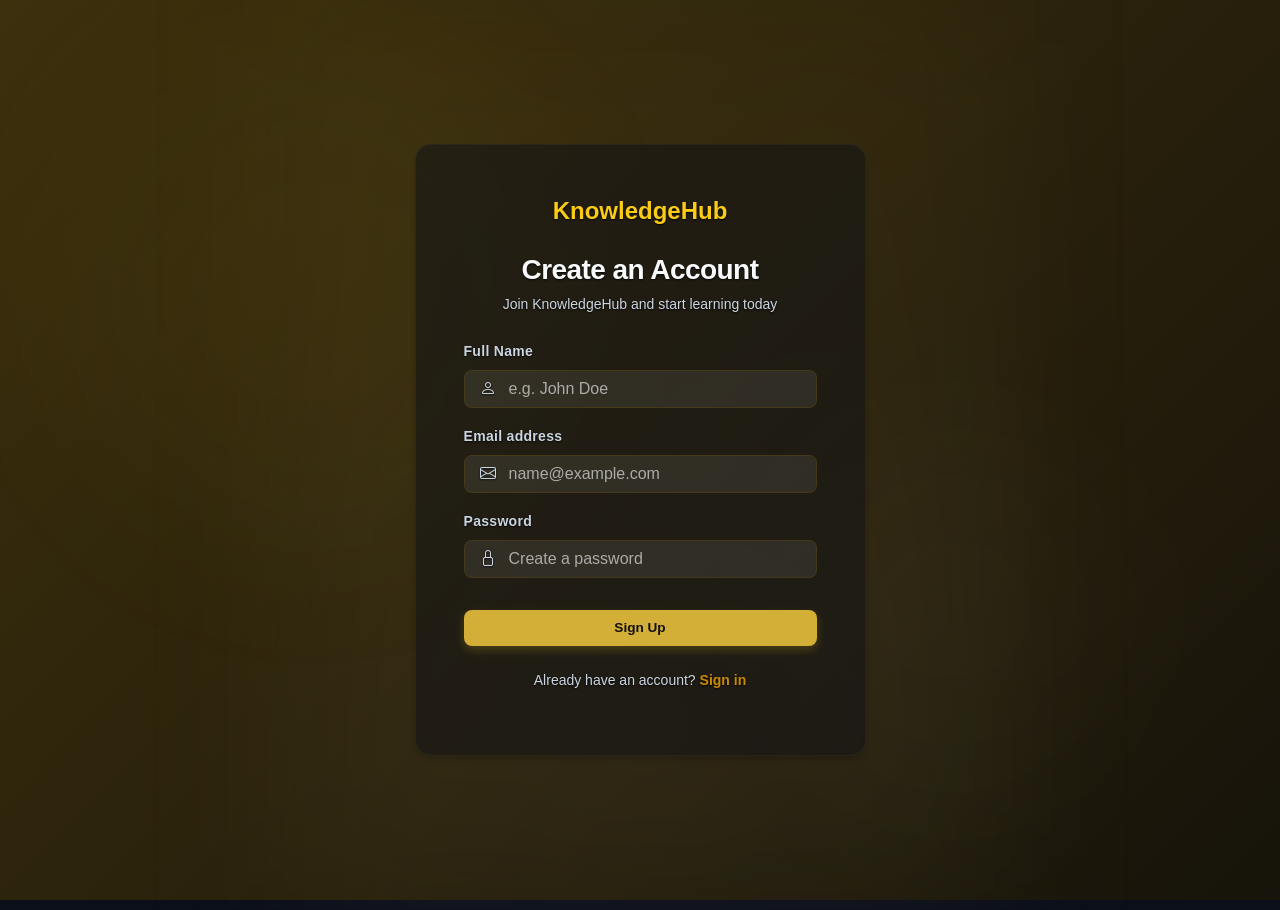
<file: frontend/register.html>
﻿<!DOCTYPE html>
<html lang="en">
<head>
    <meta charset="UTF-8">
    <meta name="viewport" content="width=device-width, initial-scale=1.0">
    <title>KnowledgeHub | Register</title>
    <link href="https://cdn.jsdelivr.net/npm/bootstrap@5.3.0/dist/css/bootstrap.min.css" rel="stylesheet">
    <link href="https://cdn.jsdelivr.net/npm/bootstrap-icons@1.11.1/font/bootstrap-icons.css" rel="stylesheet">
    <link href="css/style.css" rel="stylesheet">
</head>
<body class="d-flex flex-column align-items-center justify-content-center gold-theme" style="min-height: 100vh;">
    <div class="container">
        <div class="row justify-content-center">
            <div class="col-md-5 auth-wrapper">
                <div class="auth-glow d-none d-md-block"></div>
                <div class="glass-card p-4 p-md-5">
                    <div class="text-center mb-4">
                        <a href="index.html" class="navbar-brand">KnowledgeHub</a>
                        <h2 class="mt-4 mb-2 h3 fw-bold text-light">Create an Account</h2>
                        <p class="text-muted small">Join KnowledgeHub and start learning today</p>
                    </div>
                    <div id="alert-box" class="alert d-none"></div>
                    <form id="register-form">
                        <div class="mb-3 input-icon-wrapper">
                            <label class="form-label text-muted small fw-semibold">Full Name</label>
                            <div class="position-relative">
                                <input type="text" id="name" class="form-control" placeholder="e.g. John Doe" required>
                                <i class="bi bi-person"></i>
                            </div>
                        </div>
                        <div class="mb-3 input-icon-wrapper">
                            <label class="form-label text-muted small fw-semibold">Email address</label>
                            <div class="position-relative">
                                <input type="email" id="email" class="form-control" placeholder="name@example.com" required>
                                <i class="bi bi-envelope"></i>
                            </div>
                        </div>
                        <div class="mb-4 input-icon-wrapper">
                            <label class="form-label text-muted small fw-semibold">Password</label>
                            <div class="position-relative">
                                <input type="password" id="password" class="form-control" placeholder="Create a password" required>
                                <i class="bi bi-lock"></i>
                            </div>
                        </div>
                        <button type="submit" class="btn btn-primary-gradient w-100 py-2 mt-2">Sign Up</button>
                    </form>
                    <p class="text-center mt-4 text-muted small">
                        Already have an account? <a href="login.html" class="text-light">Sign in</a>
                    </p>
                </div>
            </div>
        </div>
    </div>
    <script src="js/api.js"></script>
    <script src="js/auth.js"></script>
    <script>
        // Minimal Interactive 3D Parallax Effect
        document.addEventListener('mousemove', (e) => {
            const card = document.querySelector('.glass-card');
            if(!card) return;
            // Calculate rotation based on cursor position relative to screen center
            const xAxis = (window.innerWidth / 2 - e.pageX) / 30;
            const yAxis = (window.innerHeight / 2 - e.pageY) / 30;
            card.style.transform = `perspective(1200px) rotateY(${xAxis}deg) rotateX(${yAxis}deg)`;
        });
        
        // Reset translation on mouse leave body to ensure it snaps back smoothly
        document.body.addEventListener('mouseleave', () => {
            const card = document.querySelector('.glass-card');
            if(card) {
                card.style.transform = `perspective(1200px) rotateY(0deg) rotateX(0deg)`;
                card.style.transition = 'transform 0.6s ease';
            }
        });
        
        // Remove snap transition when user enters so it feels responsive instantly
        document.body.addEventListener('mouseenter', () => {
            const card = document.querySelector('.glass-card');
            if(card) {
                card.style.transition = 'none';
            }
        });
    </script>
</body>
</html>
</file>
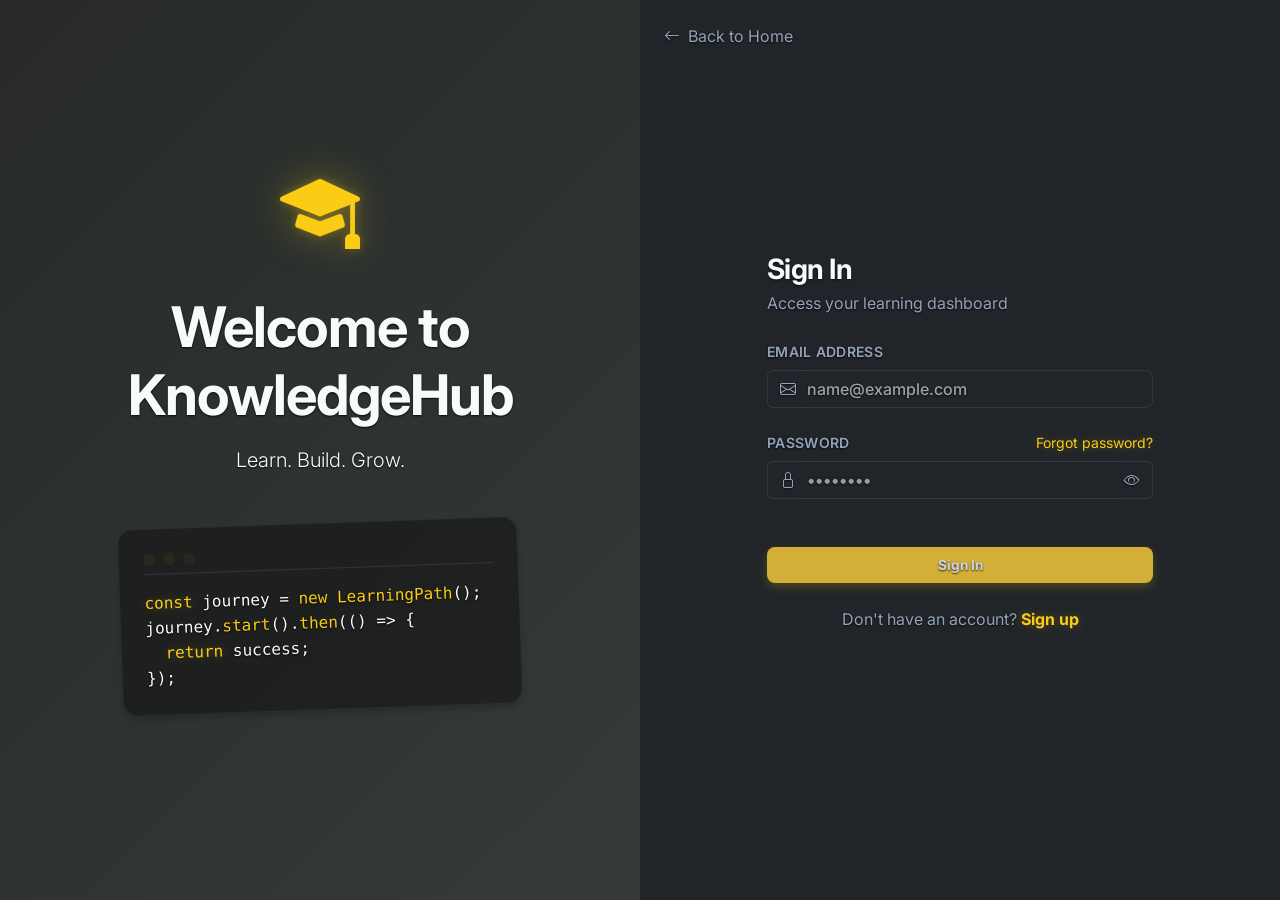
<file: frontend/settings.html>
﻿<!DOCTYPE html>
<html lang="en">
<head>
    <meta charset="UTF-8">
    <meta name="viewport" content="width=device-width, initial-scale=1.0">
    <title>KnowledgeHub - Settings</title>
    <!-- Fonts -->
    <link href="https://fonts.googleapis.com/css2?family=Inter:wght@300;400;500;600;700&display=swap" rel="stylesheet">
    <!-- Bootstrap CSS -->
    <link href="https://cdn.jsdelivr.net/npm/bootstrap@5.3.0/dist/css/bootstrap.min.css" rel="stylesheet">
    <!-- Icons -->
    <link rel="stylesheet" href="https://cdn.jsdelivr.net/npm/bootstrap-icons@1.10.5/font/bootstrap-icons.css">
    <!-- Custom CSS -->
    <link rel="stylesheet" href="css/style.css">
</head>
<body class="gold-theme">
    
    <!-- Navigation -->
    <nav class="navbar navbar-expand-lg navbar-dark fixed-top glass-nav">
        <div class="container">
            <a class="navbar-brand fw-bold" href="index.html">
                <i class="bi bi-mortarboard-fill text-primary me-2"></i>KnowledgeHub
            </a>
            <button class="navbar-toggler" type="button" data-bs-toggle="collapse" data-bs-target="#navbarNav">
                <span class="navbar-toggler-icon"></span>
            </button>
            <div class="collapse navbar-collapse" id="navbarNav">
                <ul class="navbar-nav mx-auto">
                    <li class="nav-item"><a class="nav-link" href="index.html">Home</a></li>
                    <li class="nav-item"><a class="nav-link" href="courses.html">Courses</a></li>
                    <li class="nav-item"><a class="nav-link" href="dashboard.html">My Learning</a></li>
                </ul>
                <ul class="navbar-nav ms-auto align-items-center gap-2" id="nav-user-section">
                    <!-- Auth injected by api.js -->
                </ul>
            </div>
        </div>
    </nav>

    <!-- Main Settings Content -->
    <main class="container py-5 mt-5">
        <div class="row justify-content-center">
            <div class="col-lg-6">
                <div class="d-flex justify-content-between align-items-center mb-4">
                    <h2 class="display-6 fw-bold text-light mb-0">Settings</h2>
                    <a href="profile.html" class="btn btn-outline-glass btn-sm"><i class="bi bi-arrow-left me-1"></i> Back to Profile</a>
                </div>
                
                <div class="glass-card p-4 p-md-5">
                    <form id="settings-form">
                        <div class="mb-4">
                            <label for="inputName" class="form-label text-light fw-semibold">Full Name</label>
                            <input type="text" class="form-control bg-dark border-secondary text-light" id="inputName" required>
                        </div>
                        
                        <div class="mb-4">
                            <label for="inputEmail" class="form-label text-light fw-semibold">Email Address</label>
                            <input type="email" class="form-control bg-dark border-secondary text-light" id="inputEmail" required>
                        </div>
                        
                        <hr class="border-secondary border-opacity-25 my-4">
                        
                        <div class="mb-4">
                            <label for="inputPassword" class="form-label text-light fw-semibold">New Password <span class="text-muted fw-normal fs-6">(Optional)</span></label>
                            <input type="password" class="form-control bg-dark border-secondary text-light" id="inputPassword" placeholder="â€¢â€¢â€¢â€¢â€¢â€¢â€¢â€¢">
                            <small class="text-muted mt-1 d-block">Leave blank to keep your current password.</small>
                        </div>
                        
                        <div id="save-msg" class="mb-3"></div>
                        
                        <button type="submit" class="btn btn-primary-gradient w-100 py-3 fw-bold hover-lift">
                            <i class="bi bi-save me-2"></i>Save Changes
                        </button>
                    </form>
                </div>
            </div>
        </div>
    </main>

    <!-- Footer -->
    <footer class="bg-dark text-white text-center py-4 border-top border-secondary border-opacity-25 mt-auto">
        <p class="mb-0 text-muted">&copy; 2026 KnowledgeHub. All rights reserved.</p>
    </footer>

    <!-- Scripts -->
    <script src="https://cdn.jsdelivr.net/npm/bootstrap@5.3.0/dist/js/bootstrap.bundle.min.js"></script>
    <script src="js/data.js"></script>
    <script src="js/api.js"></script>
    <script>
        document.addEventListener('DOMContentLoaded', () => {
            let profileData = JSON.parse(localStorage.getItem('userProfile'));
            
            if (!profileData) {
                const userStr = localStorage.getItem('knowledgehub_user');
                if (userStr) {
                    const baseUser = JSON.parse(userStr);
                    profileData = {
                        name: baseUser.username || baseUser.name || 'Learner',
                        email: baseUser.email || 'learner@example.com',
                        joined: new Date().toLocaleDateString('en-US', { month: 'long', year: 'numeric' })
                    };
                } else {
                    window.location.href = 'login.html';
                    return;
                }
            }

            // Populate fields
            document.getElementById('inputName').value = profileData.name || '';
            document.getElementById('inputEmail').value = profileData.email || '';

            // Handle Save
            document.getElementById('settings-form').addEventListener('submit', (e) => {
                e.preventDefault();
                
                const saveMsg = document.getElementById('save-msg');
                const btn = e.target.querySelector('button[type="submit"]');
                
                // Update Data
                profileData.name = document.getElementById('inputName').value;
                profileData.email = document.getElementById('inputEmail').value;
                
                localStorage.setItem('userProfile', JSON.stringify(profileData));
                
                // UI Feedback
                btn.disabled = true;
                btn.innerHTML = '<span class="spinner-border spinner-border-sm me-2" role="status" aria-hidden="true"></span>Saving...';
                
                setTimeout(() => {
                    saveMsg.innerHTML = '<div class="alert alert-success py-2"><i class="bi bi-check-circle-fill me-2"></i>Profile updated successfully!</div>';
                    btn.disabled = false;
                    btn.innerHTML = '<i class="bi bi-save me-2"></i>Save Changes';
                    
                    setTimeout(() => {
                        saveMsg.innerHTML = '';
                    }, 3000);
                }, 800);
            });
        });
    </script>
</body>
</html>
</file>
<file: frontend/css/style.css>
:root {
  --primary-color: #6366f1;
  --secondary-color: #a855f7;
  --bg-dark: #0f172a;
  --card-bg: rgba(30, 41, 59, 0.7);
  --text-light: #f8fafc;
  --text-muted: #94a3b8;
  --glass-border: rgba(255, 255, 255, 0.1);
}

body {
  font-family: 'Inter', sans-serif;
  background-color: var(--bg-dark);
  color: var(--text-light);
  margin: 0;
  padding: 0;
  min-height: 100vh;
  display: flex;
  flex-direction: column;
}

main {
  flex: 1;
  position: relative;
  z-index: 5; /* Keep main content above background */
}

h1, h2, h3, h4, h5, h6 {
  text-shadow: 0 2px 4px rgba(0, 0, 0, 0.4); /* Improve headings contrast against background */
}

/* Glassmorphism Classes */
.glass-card {
  background: var(--card-bg);
  backdrop-filter: blur(12px);
  -webkit-backdrop-filter: blur(12px);
  border: 1px solid var(--glass-border);
  border-radius: 16px;
  box-shadow: 0 4px 30px rgba(0, 0, 0, 0.5);
  transition: transform 0.3s ease, box-shadow 0.3s ease;
}

.glass-card:hover {
  transform: translateY(-5px);
  box-shadow: 0 10px 40px rgba(99, 102, 241, 0.3);
}

/* Navigation */
.navbar-glass {
  background: rgba(15, 23, 42, 0.85);
  backdrop-filter: blur(10px);
  border-bottom: 1px solid var(--glass-border);
}

.navbar-brand {
  font-weight: 700;
  background: linear-gradient(90deg, var(--primary-color), var(--secondary-color));
  -webkit-background-clip: text;
  background-clip: text;
  -webkit-text-fill-color: transparent;
  font-size: 1.5rem;
}

.nav-link {
  color: var(--text-light) !important;
  opacity: 0.8;
  transition: opacity 0.3s ease;
}

.nav-link:hover {
  opacity: 1;
}

/* Custom Buttons */
.btn-primary-gradient {
  background: linear-gradient(135deg, var(--primary-color), var(--secondary-color));
  color: #fff;
  border: none;
  border-radius: 8px;
  font-weight: 600;
  transition: all 0.3s ease;
}

.btn-primary-gradient:hover {
  opacity: 0.9;
  color: #fff;
  transform: translateY(-2px);
  box-shadow: 0 8px 20px rgba(99, 102, 241, 0.4);
}

.btn-outline-glass {
  background: transparent;
  border: 1px solid var(--glass-border);
  color: var(--text-light);
  border-radius: 8px;
  transition: all 0.3s ease;
}

.btn-outline-glass:hover {
  background: rgba(255, 255, 255, 0.1);
  color: #fff;
}

/* Hero Section */
.hero-section {
  padding: 80px 0;
  text-align: center;
  position: relative;
  overflow: hidden;
}

.hero-section p.lead,
#course-container p.lead {
  color: #f8fafc !important; /* Pure light text */
  font-weight: 500; /* Enhance font weight */
  text-shadow: 0 3px 6px rgba(0, 0, 0, 0.6); /* Drop shadow to pop from background */
  letter-spacing: 0.3px;
  margin-top: 5px; /* Slight spacing tweak */
}

.hero-section::before {
  content: '';
  position: absolute;
  top: -50%;
  left: 50%;
  width: 600px;
  height: 600px;
  background: radial-gradient(circle, rgba(99, 102, 241, 0.2) 0%, rgba(15, 23, 42, 0) 70%);
  transform: translateX(-50%);
  z-index: -1;
}

body.gold-theme .hero-section::before {
  background: radial-gradient(circle, rgba(212, 175, 55, 0.15) 0%, rgba(10, 10, 10, 0) 70%);
}

/* Forms */
.form-control,
.form-select {
  background-color: rgba(30, 41, 59, 0.6);
  border: 1px solid var(--glass-border);
  color: var(--text-light);
  transition: all 0.3s ease;
}

.form-control:focus,
.form-select:focus {
  background-color: rgba(30, 41, 59, 0.9);
  border-color: var(--primary-color);
  color: var(--text-light);
  box-shadow: 0 0 15px rgba(99, 102, 241, 0.3);
}

.form-control::placeholder {
  color: rgba(148, 163, 184, 0.6);
  /* Slightly more visible than default muted */
}

/* Auth Specifics */
.auth-wrapper {
  position: relative;
  z-index: 1;
}

.auth-glow {
  position: absolute;
  width: 140%;
  height: 140%;
  top: -20%;
  left: -20%;
  background: radial-gradient(circle at center, rgba(99, 102, 241, 0.05) 0%, rgba(15, 23, 42, 0) 60%);
  filter: blur(60px);
  z-index: -1;
  pointer-events: none;
}

.input-icon-wrapper .position-relative {
  display: flex;
  align-items: center;
}

.input-icon-wrapper .bi {
  position: absolute;
  left: 1rem;
  color: var(--text-muted);
  transition: color 0.3s ease;
  z-index: 4;
  pointer-events: none;
}

.input-icon-wrapper .form-control {
  padding-left: 2.75rem;
}

.input-icon-wrapper .form-control:focus+.bi {
  color: var(--primary-color);
}

/* Course Image Cover */
.course-thumbnail {
  height: 200px;
  width: 100%;
  object-fit: cover;
  border-top-left-radius: 16px;
  border-top-right-radius: 16px;
}

/* --- 1. Background Enhancement --- */
body {
  background: radial-gradient(circle at 15% 50%, #1e1b4b 0%, #0f172a 100%);
  color: #f8fafc;
}

/* --- 2. Text Visibility --- */
.form-label {
  color: #f8fafc !important; /* Pure white labels */
  font-weight: 600;
}

.form-label.text-muted {
  color: #e2e8f0 !important;
  font-weight: 500;
  letter-spacing: 0.3px;
}

.form-control::placeholder {
  color: rgba(255, 255, 255, 0.6) !important;
}

/* --- 3. Input Fields & Focus Magic --- */
.form-control, .form-select {
  background-color: rgba(255, 255, 255, 0.08); /* Brighter input background */
  border: 1px solid rgba(255, 255, 255, 0.2); 
  color: #ffffff !important; /* Readable typed text */
  font-weight: 500;
  border-radius: 8px;
  transition: all 0.3s ease-in-out;
}

.form-control:focus, .form-select:focus {
  background-color: rgba(255, 255, 255, 0.12);
  border-color: #6366f1;
  box-shadow: 0 0 10px rgba(99, 102, 241, 0.3); /* Softer focus glow */
  color: #ffffff !important;
}

.form-select option {
  background-color: #0f172a;
  color: #ffffff;
}

/* --- 4. Card Design (Glassmorphism) --- */
.glass-card {
  position: relative;
  z-index: 10; /* Always above background */
  background: rgba(20, 28, 40, 0.75); /* Fixed contrast (darker card) */
  backdrop-filter: blur(20px);
  -webkit-backdrop-filter: blur(20px);
  border: 1px solid rgba(255, 255, 255, 0.12);
  border-radius: 20px;
  box-shadow: 0 12px 40px rgba(0, 0, 0, 0.5); /* Stronger shadow */
  transition: transform 0.3s ease, box-shadow 0.3s ease;
}

.glass-card:hover {
  transform: translateY(-4px);
  box-shadow: 0 16px 45px rgba(0, 0, 0, 0.6);
}

.glass-card .text-muted {
  color: #cbd5e1 !important; /* Better text visibility in cards */
}

/* --- 5. Button Enhancements --- */
.btn-primary-gradient {
  background: linear-gradient(135deg, #6366f1, #a855f7);
  color: #ffffff;
  border: none;
  font-weight: 600;
  border-radius: 8px;
  transition: all 0.3s ease;
}

.btn-primary-gradient:hover {
  transform: translateY(-2px) scale(1.02);
  /* Pop out effect */
  box-shadow: 0 8px 25px rgba(168, 85, 247, 0.5);
  /* Matching gradient glow */
  color: #ffffff;
}

/* --- 6. Complex Animations --- */
@keyframes fadeInUp {
  from { opacity: 0; transform: translateY(40px); }
  to { opacity: 1; transform: translateY(0); }
}

@keyframes slideInLeft {
  from { opacity: 0; transform: translateX(-40px); }
  to { opacity: 1; transform: translateX(0); }
}

@keyframes floatIcon {
  0%, 100% { transform: translateY(0); }
  50% { transform: translateY(-4px); }
}

.hover-lift {
  transition: transform 0.3s cubic-bezier(0.175, 0.885, 0.32, 1.275), box-shadow 0.3s ease;
}

.hover-lift:hover {
  transform: translateY(-3px) scale(1.02);
}

@keyframes pulseGlow {
  0% { box-shadow: 0 0 0 0 rgba(168, 85, 247, 0.4); }
  70% { box-shadow: 0 0 0 10px rgba(168, 85, 247, 0); }
  100% { box-shadow: 0 0 0 0 rgba(168, 85, 247, 0); }
}

@keyframes gradientShift {
  0% { background-position: 0% 50%; }
  50% { background-position: 100% 50%; }
  100% { background-position: 0% 50%; }
}

@keyframes spinGlow {
  0% { transform: translate(-50%, -50%) rotate(0deg) scale(1); }
  50% { transform: translate(-50%, -50%) rotate(180deg) scale(1.1); }
  100% { transform: translate(-50%, -50%) rotate(360deg) scale(1); }
}

/* Apply staggered entrance */
.auth-wrapper .glass-card {
  animation: fadeInUp 0.8s cubic-bezier(0.2, 0.8, 0.2, 1) forwards;
}

.auth-wrapper .glass-card > div.text-center {
  opacity: 0;
  animation: fadeInUp 0.8s cubic-bezier(0.2, 0.8, 0.2, 1) 0.1s forwards;
}

.auth-wrapper #register-form .input-icon-wrapper:nth-child(1) {
  opacity: 0;
  animation: slideInLeft 0.6s cubic-bezier(0.2, 0.8, 0.2, 1) 0.2s forwards;
}

.auth-wrapper #register-form .input-icon-wrapper:nth-child(2) {
  opacity: 0;
  animation: slideInLeft 0.6s cubic-bezier(0.2, 0.8, 0.2, 1) 0.3s forwards;
}

.auth-wrapper #register-form .input-icon-wrapper:nth-child(3) {
  opacity: 0;
  animation: slideInLeft 0.6s cubic-bezier(0.2, 0.8, 0.2, 1) 0.4s forwards;
}

.auth-wrapper #register-form button {
  opacity: 0;
  animation: fadeInUp 0.6s cubic-bezier(0.2, 0.8, 0.2, 1) 0.5s forwards;
}

.glass-card p.text-center.mt-4 {
  opacity: 0;
  animation: fadeInUp 0.6s cubic-bezier(0.2, 0.8, 0.2, 1) 0.6s forwards;
}

/* Input Group Micro-Animations */
.input-icon-wrapper {
  transition: transform 0.3s ease;
}

.input-icon-wrapper:focus-within {
  transform: scale(1.02);
}

.input-icon-wrapper .form-control:focus + .bi {
  color: var(--secondary-color);
  animation: floatIcon 1.5s ease-in-out infinite;
}

/* Button Enhancements */
.btn-primary-gradient {
  background-size: 200% auto;
  transition: all 0.4s ease;
}

.btn-primary-gradient:hover {
  animation: gradientShift 2s ease infinite;
}

.btn-primary-gradient:focus {
  animation: pulseGlow 1.5s infinite;
  outline: none;
}

/* Enhanced Background Glow */
.auth-glow {
  top: 50%;
  left: 50%;
  width: 150%;
  height: 150%;
  transform: translate(-50%, -50%);
  background: conic-gradient(from 0deg at 50% 50%, rgba(99, 102, 241, 0.05) 0deg, rgba(168, 85, 247, 0.05) 180deg, rgba(99, 102, 241, 0.05) 360deg);
  filter: blur(80px); /* More blurred, less distracting */
  animation: spinGlow 20s linear infinite; /* Slower animation */
  pointer-events: none;
}

/* --- 7. Gold Theme Overrides --- */
body.gold-theme {
  /* Rich Gold Variables */
  --primary-color: #d4af37; 
  --secondary-color: #fceabb;
  --bg-dark: #111111;
  --card-bg: rgba(20, 20, 20, 0.75);
  
  /* Moving animated background */
  background: linear-gradient(-45deg, #0f0f0f, #2a220a, #0a0a0a, #3d300d);
  background-size: 400% 400%;
  animation: moveBackground 15s ease infinite;
}

@keyframes moveBackground {
  0% { background-position: 0% 50%; }
  50% { background-position: 100% 50%; }
  100% { background-position: 0% 50%; }
}

@keyframes floatCard {
  0% { transform: translateY(0px); }
  50% { transform: translateY(-12px); }
  100% { transform: translateY(0px); }
}

@keyframes goldGlow {
  0% { box-shadow: 0 12px 40px rgba(0, 0, 0, 0.35), 0 0 15px rgba(212, 175, 55, 0.2); }
  50% { box-shadow: 0 16px 45px rgba(0, 0, 0, 0.45), 0 0 30px rgba(212, 175, 55, 0.5); }
  100% { box-shadow: 0 12px 40px rgba(0, 0, 0, 0.35), 0 0 15px rgba(212, 175, 55, 0.2); }
}

@keyframes pulseGoldGlow {
  0% { box-shadow: 0 0 0 0 rgba(212, 175, 55, 0.5); }
  70% { box-shadow: 0 0 0 12px rgba(212, 175, 55, 0); }
  100% { box-shadow: 0 0 0 0 rgba(212, 175, 55, 0); }
}

body.gold-theme .auth-wrapper .glass-card {
  border: 1px solid rgba(212, 175, 55, 0.3);
  /* Combine entrance animation with continuous floating */
  animation: fadeInUp 0.8s cubic-bezier(0.2, 0.8, 0.2, 1) forwards, floatCard 6s ease-in-out infinite 0.8s;
  transition: all 0.4s ease;
}

body.gold-theme .auth-wrapper .glass-card:hover {
  animation: fadeInUp 0.8s cubic-bezier(0.2, 0.8, 0.2, 1) forwards, goldGlow 2s infinite;
  border-color: rgba(212, 175, 55, 0.6);
}

body.gold-theme .auth-glow {
  background: conic-gradient(from 0deg at 50% 50%, rgba(212, 175, 55, 0.04) 0deg, rgba(252, 234, 187, 0.05) 180deg, rgba(212, 175, 55, 0.04) 360deg);
  filter: blur(80px);
}

body.gold-theme .form-control {
  border-color: rgba(212, 175, 55, 0.2);
}

body.gold-theme .form-control:focus {
  border-color: var(--primary-color);
  box-shadow: 0 0 14px rgba(212, 175, 55, 0.4);
}

body.gold-theme .input-icon-wrapper .form-control:focus + .bi {
  color: var(--primary-color);
}

body.gold-theme .btn-primary-gradient {
  background: linear-gradient(135deg, #d4af37, #fceabb, #b48c22);
  background-size: 200% auto;
  color: #1a1a1a;
  font-weight: 700;
  text-shadow: 0 1px 1px rgba(255, 255, 255, 0.3);
}

body.gold-theme .btn-primary-gradient:focus {
  animation: pulseGoldGlow 1.5s infinite;
}

body.gold-theme .btn-primary-gradient:hover {
  box-shadow: 0 8px 25px rgba(212, 175, 55, 0.6);
  color: #000;
}

body.gold-theme .navbar-brand {
  background: linear-gradient(90deg, #d4af37, #fceabb);
  -webkit-background-clip: text;
  background-clip: text;
  -webkit-text-fill-color: transparent;
}

/* --- 8. Advanced 3D & Premium Enhancements --- */

/* 1. True 3D Depth on Body */
body.gold-theme {
  perspective: 1200px;
}

/* 2. Floating Orbs for cinematic depth */
body.gold-theme::before,
body.gold-theme::after {
  content: '';
  position: absolute;
  border-radius: 50%;
  filter: blur(90px);
  z-index: -1;
  pointer-events: none;
  animation: cinematicOrbX 18s ease-in-out infinite alternate, cinematicOrbY 25s ease-in-out infinite alternate;
}

body.gold-theme::before {
  width: 45vw;
  height: 45vw;
  max-width: 500px;
  max-height: 500px;
  background: rgba(212, 175, 55, 0.03); /* Significantly reduced opacity */
  top: 5%;
  left: 5%;
}

body.gold-theme::after {
  width: 35vw;
  height: 35vw;
  max-width: 400px;
  max-height: 400px;
  background: rgba(252, 234, 187, 0.02); /* Significantly reduced opacity */
  bottom: 10%;
  right: 10%;
  animation-delay: -7s;
  animation-duration: 20s, 28s;
}

@keyframes cinematicOrbX {
  0% { transform: translateX(0); }
  100% { transform: translateX(40vw); }
}

@keyframes cinematicOrbY {
  0% { transform: translateY(0); }
  100% { transform: translateY(30vh); }
}

/* 3. Shift float animation to wrapper to allow JS Parallax */
body.gold-theme .auth-wrapper {
  animation: floatCard 6s ease-in-out infinite 1s;
}

body.gold-theme .auth-wrapper .glass-card {
  animation: fadeInUp 0.8s cubic-bezier(0.2, 0.8, 0.2, 1) forwards !important;
  transform-style: preserve-3d; /* Depth layering */
}

/* Depth for elements inside the 3D card */
body.gold-theme .auth-wrapper .glass-card > div,
body.gold-theme .auth-wrapper .glass-card > form {
  transform: translateZ(40px);
  transform-style: preserve-3d;
}

/* 4. Input Micro Interactions */
.input-icon-wrapper {
  transition: transform 0.4s cubic-bezier(0.175, 0.885, 0.32, 1.275) !important;
  transform-style: preserve-3d;
}

.input-icon-wrapper:focus-within {
  transform: translateY(-4px) scale(1.02) translateZ(15px) !important;
}

/* 5. Premium Button Shine & Ripple */
.btn-primary-gradient {
  position: relative;
  overflow: hidden;
  z-index: 1;
}

.btn-primary-gradient::after {
  content: '';
  position: absolute;
  top: -50%;
  left: -50%;
  width: 200%;
  height: 200%;
  background: linear-gradient(to right, rgba(255,255,255,0) 0%, rgba(255,255,255,0.4) 50%, rgba(255,255,255,0) 100%);
  transform: rotate(45deg) translate(-100%, -50%);
  transition: all 0.1s;
  opacity: 0;
  z-index: -1;
  pointer-events: none;
}

.btn-primary-gradient:hover::after {
  animation: glossyShine 1.2s ease forwards;
}

@keyframes glossyShine {
  0% { transform: rotate(45deg) translate(-100%, -50%); opacity: 1; }
  100% { transform: rotate(45deg) translate(200%, -50%); opacity: 1; }
}

.btn-primary-gradient:active {
  transform: scale(0.96) translateZ(-5px);
}

/* 6. Link Hover Animation */
p.text-center.mt-4 a {
  position: relative;
  color: var(--secondary-color, #fceabb) !important;
  text-decoration: none;
  font-weight: bold;
  transition: all 0.3s;
}

p.text-center.mt-4 a::after {
  content: '';
  position: absolute;
  bottom: -2px;
  left: 0;
  width: 0%;
  height: 2px;
  background: var(--secondary-color, #fceabb);
  transition: width 0.3s ease;
}

p.text-center.mt-4 a:hover::after {
  width: 100%;
}

/* ==============================================================
   7. Thumbnail Image Enhancements
   ============================================================== */

.card-img-wrapper {
  overflow: hidden;
  position: relative;
  border-top-left-radius: 10px;
  border-top-right-radius: 10px;
}

.course-thumbnail {
  width: 100%;
  height: 180px;
  object-fit: cover;
  transition: transform 0.4s cubic-bezier(0.165, 0.84, 0.44, 1);
}

.hover-lift:hover .course-thumbnail {
  transform: scale(1.08);
}

/* ==============================================================
   7. Typography High-Contrast Visibility Overrides
   ============================================================== */

/* Primary Texts */
body.gold-theme,
body.gold-theme h1, 
body.gold-theme h2, 
body.gold-theme h3, 
body.gold-theme h4, 
body.gold-theme h5, 
body.gold-theme h6,
body.gold-theme .text-light,
body.gold-theme p.lead {
  color: #f8fafc !important; 
}

/* Secondary Flow Texts */
body.gold-theme .text-secondary,
body.gold-theme p:not(.text-muted):not(.small) {
  color: #cbd5e1 !important;
}

/* Background/Muted Text Fixes (Descriptions, Labels) */
body.gold-theme .text-muted,
body.gold-theme .small,
body.gold-theme small,
body.gold-theme .form-label,
body.gold-theme .form-text,
body.gold-theme .text-white-50 {
  color: #94a3b8 !important;
}

/* Enhanced Subtitles for Course/Dashboard that might blend in */
body.gold-theme .glass-card .text-muted,
body.gold-theme .timeline-item .text-muted {
  color: #cbd5e1 !important;
  font-weight: 500;
}

/* ==============================================================
   8. Dashboard Layout Utilities
   ============================================================== */

.fade-in-up {
  animation: fadeInUp 0.6s cubic-bezier(0.165, 0.84, 0.44, 1);
}
@keyframes fadeInUp {
  from { opacity: 0; transform: translateY(20px); }
  to { opacity: 1; transform: translateY(0); }
}

.horizontal-scroll {
  overflow-x: auto;
  overflow-y: hidden;
  white-space: nowrap;
  -webkit-overflow-scrolling: touch;
  scrollbar-width: none;
}
.horizontal-scroll::-webkit-scrollbar {
  display: none;
}

.timeline-item {
  position: relative;
  padding-left: 20px;
  border-left: 2px solid rgba(212, 175, 55, 0.3);
  margin-bottom: 20px;
}
.timeline-item::before {
  content: '';
  position: absolute;
  left: -6px;
  top: 4px;
  width: 10px;
  height: 10px;
  border-radius: 50%;
  background: var(--primary-color);
  box-shadow: 0 0 10px rgba(212, 175, 55, 0.6);
}

/* ==============================================================
   9. Clean Modern SaaS Dashboard (Stripe/Linear Inspired)
   ============================================================== */

/* Base Typography Refinements */
h1, h2, h3, h4, h5, h6 {
  letter-spacing: -0.02em;
}

/* Minimalist Glass Cards - Removing heavy glow */
.glass-card {
  background: rgba(30, 41, 59, 0.4) !important;
  backdrop-filter: blur(20px);
  -webkit-backdrop-filter: blur(20px);
  border: 1px solid rgba(255, 255, 255, 0.06) !important;
  border-radius: 12px !important; /* Slightly sharper modern corners */
  box-shadow: 0 4px 6px -1px rgba(0, 0, 0, 0.1), 0 2px 4px -1px rgba(0, 0, 0, 0.06) !important;
  transition: transform 0.2s ease, box-shadow 0.2s ease !important;
}

.glass-card:hover {
  transform: translateY(-2px) !important;
  box-shadow: 0 10px 15px -3px rgba(0, 0, 0, 0.2), 0 4px 6px -2px rgba(0, 0, 0, 0.1) !important;
  border-color: rgba(255, 255, 255, 0.1) !important;
}

/* Clear out overly decorative gold-theme glow for dashboard elements specifically */
body.gold-theme .glass-card {
  background: rgba(20, 20, 22, 0.6) !important;
  border: 1px solid rgba(255, 255, 255, 0.04) !important;
  box-shadow: 0 4px 6px -1px rgba(0, 0, 0, 0.2) !important;
}

body.gold-theme .glass-card:hover {
  box-shadow: 0 10px 20px -5px rgba(0, 0, 0, 0.3) !important;
  border-color: rgba(212, 175, 55, 0.15) !important;
}

/* Stats Cards (Top row) */
#dashboard-stats .glass-card {
  display: flex;
  flex-direction: column;
  justify-content: center;
  align-items: flex-start !important; /* Align text left for structured look */
  text-align: left !important;
  padding: 1.5rem !important;
}

/* Typography Hierarchy in Stats */
#dashboard-stats .glass-card h3 {
  font-size: 2rem;
  font-weight: 700 !important;
  color: #f8fafc !important;
  margin-bottom: 4px !important;
  letter-spacing: -0.04em;
  background: none; /* Removed heavy gradients from numbers */
  -webkit-text-fill-color: #f8fafc;
}

#dashboard-stats .glass-card p {
  font-size: 0.8rem !important;
  font-weight: 500;
  color: #94a3b8 !important;
  text-transform: uppercase;
  letter-spacing: 0.05em;
  margin-bottom: 0 !important;
}

#dashboard-stats .glass-card i {
  font-size: 1.4rem !important;
  color: var(--primary-color) !important;
  margin-bottom: 12px !important;
  text-shadow: none !important; /* Remove glow from icons */
  background: rgba(99, 102, 241, 0.1);
  padding: 8px;
  border-radius: 8px;
}

body.gold-theme #dashboard-stats .glass-card i {
  color: #d4af37 !important;
  background: rgba(212, 175, 55, 0.1);
}

/* Course Cards Grid Enhancements */
#enrolled-courses-grid .glass-card {
  padding: 0 !important;
  display: flex;
  flex-direction: column;
}

#enrolled-courses-grid .glass-card > .p-4 {
  padding: 1.25rem !important;
}

/* Subdued course thumbnails with subtle zoom */
.course-thumbnail {
  height: 140px !important; /* Reduced further for tight layout */
  width: 100%;
  object-fit: cover;
  border-radius: 12px 12px 0 0 !important;
  transition: transform 0.4s ease !important;
}

.glass-card:hover .course-thumbnail {
  transform: scale(1.03) !important; /* Subtle zoom, not aggressive */
}

/* Typography inside Course Cards */
#enrolled-courses-grid .glass-card h5 {
  font-size: 1.1rem;
  font-weight: 600 !important;
  margin-bottom: 0.5rem !important;
  color: #f8fafc !important;
}

#enrolled-courses-grid .glass-card p {
  color: #94a3b8 !important;
  line-height: 1.5;
  font-size: 0.85rem !important;
}

/* Action Buttons Minimal */
.btn-primary-gradient {
  background: var(--primary-color) !important;
  border-radius: 6px !important;
  padding: 8px 16px !important;
  font-size: 0.85rem !important;
  font-weight: 500 !important;
  letter-spacing: 0;
  box-shadow: none !important;
  transition: background 0.2s ease !important;
}

.btn-primary-gradient:hover {
  background: #4f46e5 !important;
  transform: none !important; /* No pop out */
  box-shadow: 0 4px 6px -1px rgba(79, 70, 229, 0.3) !important;
}

body.gold-theme .btn-primary-gradient {
  background: #d4af37 !important; /* Clean flat accent color */
  color: #111 !important;
  text-shadow: none !important;
}

/* Recent Activity Widget */
#recent-activity {
  background: rgba(30, 41, 59, 0.3) !important;
  border-top: none !important; /* Remove heavy top border */
  border: 1px solid rgba(255, 255, 255, 0.06) !important;
  padding: 1.5rem !important;
  border-radius: 12px !important;
}

body.gold-theme #recent-activity {
  background: rgba(20, 20, 22, 0.4) !important;
}

/* Widget Header */
#recent-activity h6 {
  font-size: 0.9rem;
  color: #f8fafc !important;
  font-weight: 600;
}

#recent-activity small {
  color: #94a3b8 !important;
  font-size: 0.8rem;
}

/* Activity Icon Minimal */
#recent-activity .bg-opacity-25 {
  background: rgba(255, 255, 255, 0.05) !important;
  border: 1px solid rgba(255, 255, 255, 0.08);
  box-shadow: none !important;
  width: 40px;
  height: 40px;
  border-radius: 8px !important;
}

#recent-activity .bg-opacity-25 i {
  font-size: 1.1rem;
  color: #94a3b8 !important;
  text-shadow: none !important;
}

/* Progress bar minimal */
#recent-activity .progress {
  height: 6px !important;
  background: rgba(255, 255, 255, 0.05) !important;
  border: none !important;
  border-radius: 4px !important;
  box-shadow: none !important;
  overflow: hidden;
}

#recent-activity .progress-bar {
  background: var(--primary-color) !important;
  border-radius: 4px !important;
  box-shadow: none !important; /* Removed glow */
}

body.gold-theme #recent-activity .progress-bar {
  background: #d4af37 !important;
}

/* Recommended Cards */
#recommended-courses .glass-card {
  padding: 0 !important;
}

#recommended-courses .glass-card h6 {
  font-size: 0.95rem;
  font-weight: 600;
}

#recommended-courses .glass-card small {
  font-size: 0.75rem;
  font-weight: 500;
  color: #94a3b8 !important;
}

/* ==============================================================
   10. New Homepage Components & Footer Utilities
   ============================================================== */

/* Utility Classes */
.tracking-tight { letter-spacing: -0.04em; }
.tracking-wider { letter-spacing: 0.05em; }
.transition-colors { transition: color 0.2s ease, background-color 0.2s ease, border-color 0.2s ease; }
.hover-text-primary:hover { color: var(--primary-color) !important; }
.hover-text-light:hover { color: #f8fafc !important; }



/* Center Navigation Updates */
.navbar-nav .nav-link {
  color: #94a3b8 !important;
  transition: color 0.2s ease;
}
.navbar-nav .nav-link:hover,
.navbar-nav .nav-link.active {
  color: #f8fafc !important;
}

/* Footer Styling */
footer {
  font-family: inherit;
}

/* ==============================================================
   11. Global Theme Standardization (Dark & Gold)
   ============================================================== */

/* 11.1 Root Variable Overrides */
:root, body, body.gold-theme, body.saas-theme {
  --primary-color: #facc15 !important;
  --secondary-color: #ca8a04 !important;
  --bg-dark: #0b0f1a !important;
  --card-bg: #111827 !important;
  --text-light: #ffffff !important;
  --text-muted: #cbd5e1 !important;
  --glass-border: rgba(250, 204, 21, 0.15) !important;
  background-color: #0b0f1a !important;
  color: #ffffff !important;
}

/* 11.2 Text Visibility Fixes */
h1, h2, h3, h4, h5, h6, .text-light, .text-white, a, p, span, div {
  text-shadow: 0 1px 2px rgba(0, 0, 0, 0.8) !important; /* Strong contrast */
}

h1, h2, h3, h4, h5, h6, .text-light, .text-white, .display-3, .display-4, .display-5, .display-6 {
  color: #ffffff !important;
  opacity: 1 !important;
}

p, span, small, .text-muted, .small, .lead {
  color: #cbd5e1 !important;
  opacity: 1 !important;
}

.text-primary-gradient, .text-primary {
  color: #facc15 !important;
  background: none !important;
  -webkit-text-fill-color: #facc15 !important;
  text-shadow: 0 0 10px rgba(250, 204, 21, 0.3) !important;
}

/* 11.3 Navbar & Footer Standardization */
.navbar-glass, footer, .navbar-dark {
  background: rgba(11, 15, 26, 0.95) !important;
  border-bottom: 1px solid rgba(250, 204, 21, 0.1) !important;
  border-top: 1px solid rgba(250, 204, 21, 0.1) !important;
}

.navbar-brand i, .navbar-brand {
  color: #facc15 !important;
  background: none !important;
  -webkit-text-fill-color: #facc15 !important;
}

.navbar-nav .nav-link {
  color: #cbd5e1 !important;
}

.navbar-nav .nav-link:hover, .navbar-nav .nav-link.active {
  color: #ffffff !important;
  text-shadow: 0 0 8px rgba(255, 255, 255, 0.5) !important;
}

/* 11.4 Card UI Improvement (All Cards Consistent) */
.glass-card, #recent-activity, .lesson-card {
  background: #111827 !important;
  border: 1px solid rgba(250, 204, 21, 0.1) !important;
  border-radius: 16px !important;
  box-shadow: 0 4px 6px -1px rgba(0, 0, 0, 0.5) !important;
  backdrop-filter: none !important; /* Performance & solid color */
  transition: transform 0.3s ease, box-shadow 0.3s ease, border-color 0.3s ease !important;
}

.glass-card:hover, .lesson-card:hover {
  transform: translateY(-4px) !important;
  box-shadow: 0 10px 20px -5px rgba(0, 0, 0, 0.7), 0 0 15px rgba(250, 204, 21, 0.15) !important;
  border-color: rgba(250, 204, 21, 0.4) !important;
}

/* 11.5 Buttons Standardization */
.btn-primary-gradient, .btn-primary {
  background: linear-gradient(135deg, #facc15, #ca8a04) !important;
  color: #000000 !important;
  text-shadow: none !important;
  border: none !important;
  font-weight: 700 !important;
  border-radius: 8px !important;
  box-shadow: 0 4px 10px rgba(250, 204, 21, 0.2) !important;
  transition: transform 0.3s ease, box-shadow 0.3s ease !important;
}

.btn-primary-gradient:hover, .btn-primary:hover {
  transform: translateY(-2px) !important;
  box-shadow: 0 6px 15px rgba(250, 204, 21, 0.4) !important;
  color: #000000 !important;
}

.btn-outline-glass, .btn-outline-light {
  background: transparent !important;
  border: 1px solid rgba(250, 204, 21, 0.3) !important;
  color: #facc15 !important;
  border-radius: 8px !important;
  transition: all 0.3s ease !important;
}

.btn-outline-glass:hover, .btn-outline-light:hover {
  background: rgba(250, 204, 21, 0.1) !important;
  color: #ffffff !important;
  border-color: #facc15 !important;
}

/* 11.6 Remove All Blue/Purple Glows */
.hero-glow-1, .hero-glow-2, [style*="radial-gradient"], .bg-primary.bg-opacity-10, .bg-danger, .bg-success, .bg-warning {
  background: rgba(250, 204, 21, 0.05) !important;
}

.text-danger, .text-success, .text-warning, .text-info {
  color: #facc15 !important;
}

/* 11.7 Dashboard Specific Fixes */
#dashboard-stats .glass-card {
  align-items: center !important;
  text-align: center !important;
  justify-content: center !important;
}

#dashboard-stats .glass-card i {
  color: #facc15 !important;
  background: rgba(250, 204, 21, 0.1) !important;
  font-size: 2rem !important;
  padding: 12px !important;
  border-radius: 12px !important;
}

.progress {
  background: rgba(255, 255, 255, 0.1) !important;
  height: 8px !important;
  border-radius: 4px !important;
}

.progress-bar {
  background: #facc15 !important;
  box-shadow: 0 0 10px rgba(250, 204, 21, 0.5) !important;
}

.course-card img, .course-thumbnail {
  width: 100% !important;
  height: 180px !important;
  object-fit: cover !important;
  transition: transform 0.4s ease, filter 0.4s ease;
}

.course-card:hover .course-thumbnail, .glass-card:hover .course-thumbnail {
  transform: scale(1.05);
  filter: brightness(1.1);
}

.course-badge {
  position: absolute;
  top: 15px;
  left: 15px;
  background: rgba(15, 23, 42, 0.85);
  backdrop-filter: blur(4px);
  padding: 6px 12px;
  border-radius: 20px;
  font-size: 0.75rem;
  font-weight: 600;
  color: #facc15;
  border: 1px solid rgba(250, 204, 21, 0.3);
  z-index: 10;
  text-transform: uppercase;
  letter-spacing: 0.5px;
}

/* ==============================================================
   Account Dropdown Fix
   ============================================================== */
.account-menu {
    position: relative;
}

.dropdown {
    position: absolute;
    top: 100%;
    right: 0;
    background: #111827;
    border: 1px solid rgba(250, 204, 21, 0.15);
    border-radius: 12px;
    padding: 15px;
    min-width: 180px;
    box-shadow: 0 15px 35px rgba(0,0,0,0.4);
    opacity: 0;
    visibility: hidden;
    transform: translateY(-10px);
    transition: opacity 0.2s ease, transform 0.2s ease, visibility 0.2s;
    z-index: 1000;
}

.dropdown a {
    display: block;
    padding: 12px 15px;
    color: #e2e8f0;
    text-decoration: none;
    border-radius: 6px;
    transition: background 0.2s ease, color 0.2s ease;
    font-weight: 500;
}

.dropdown a:hover {
    background: rgba(250, 204, 21, 0.1);
    color: #facc15;
}

.dropdown.show {
    opacity: 1;
    visibility: visible;
    transform: translateY(0);
}

/* ==============================================================
   Global Transitions & Animations
   ============================================================== */
.fade-in {
  animation: fadeIn 0.6s cubic-bezier(0.16, 1, 0.3, 1) forwards;
}

@keyframes fadeIn {
  from { opacity: 0; transform: translateY(10px); }
  to { opacity: 1; transform: translateY(0); }
}

.transition-all {
  transition: all 0.3s ease;
}

.input-glow-wrap {
  transition: box-shadow 0.3s ease, border-color 0.3s ease;
  border-radius: 6px;
}

.input-glow-wrap:focus-within {
  box-shadow: 0 0 0 3px rgba(250, 204, 21, 0.25);
}

.input-glow-wrap:focus-within .input-group-text,
.input-glow-wrap:focus-within .form-control {
  border-color: rgba(250, 204, 21, 0.5) !important;
}

.form-control:focus {
  background-color: transparent !important;
  color: #fff !important;
}
</file>
